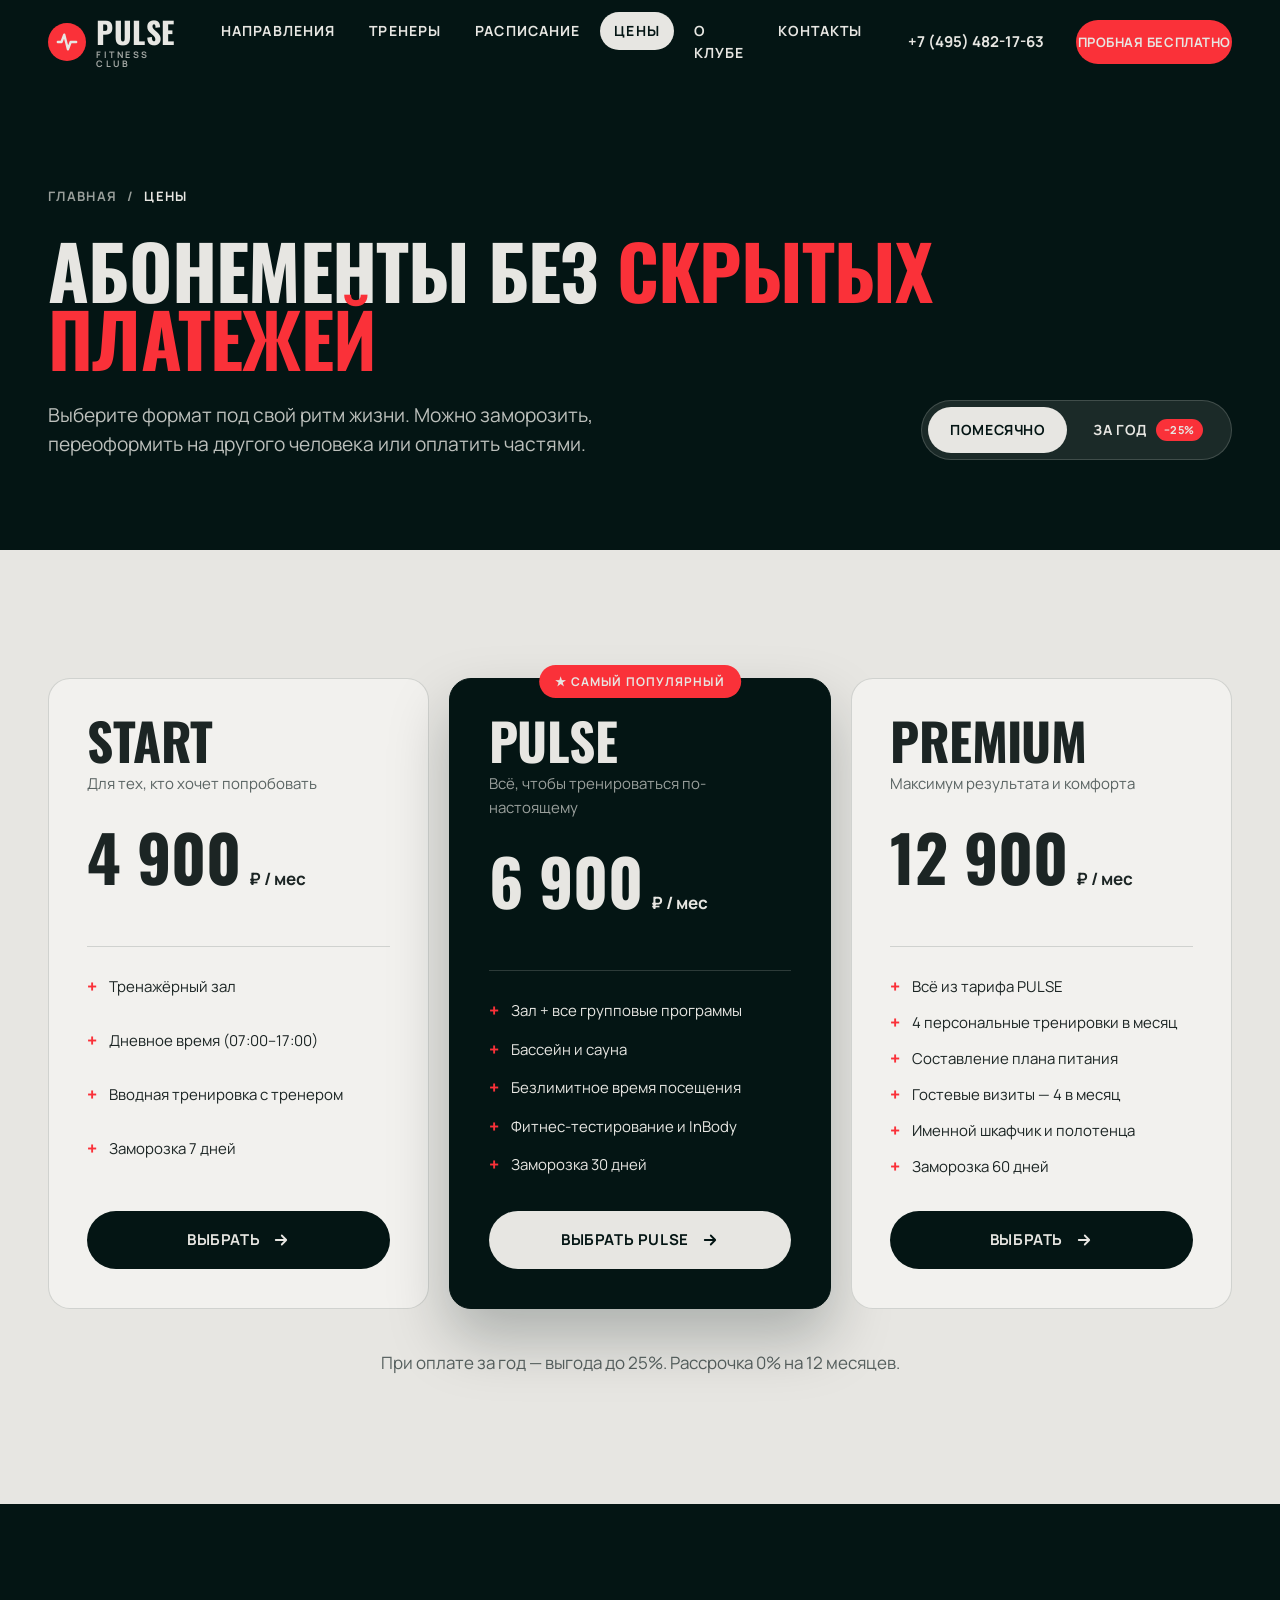
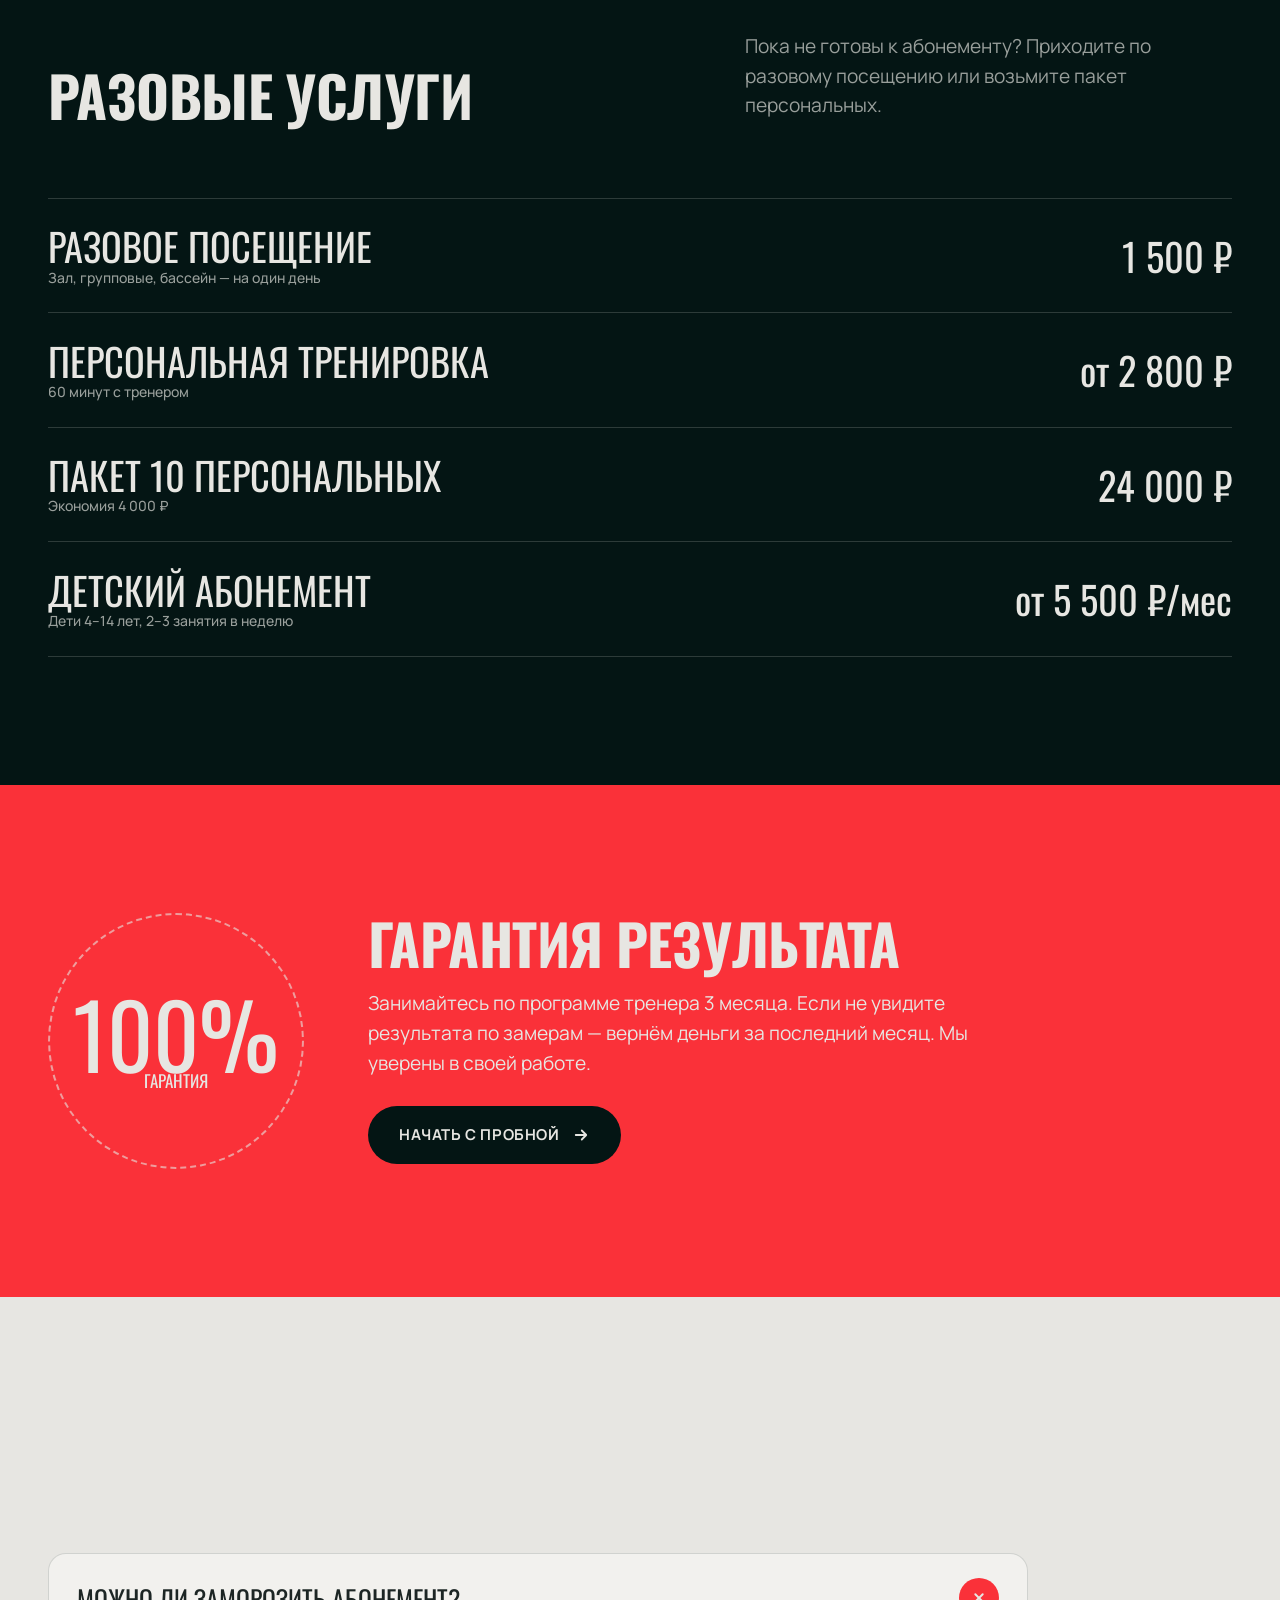
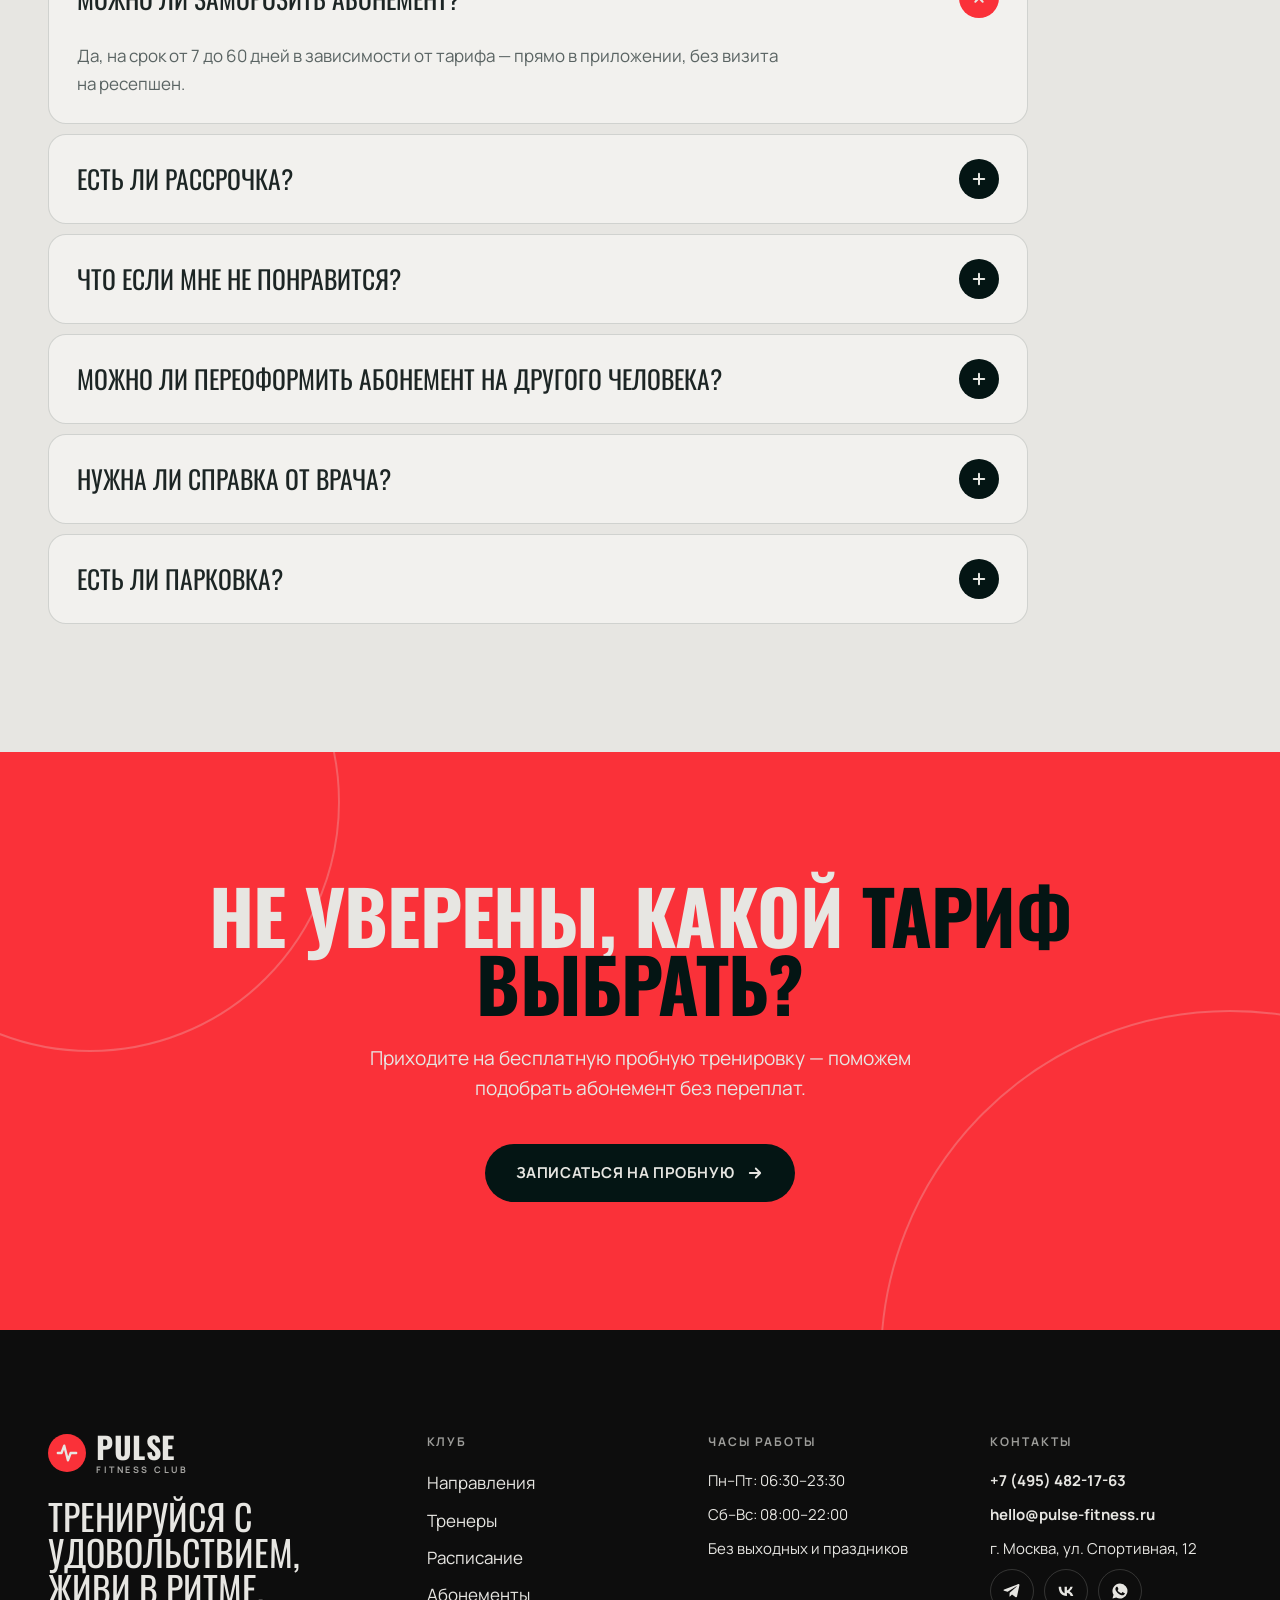
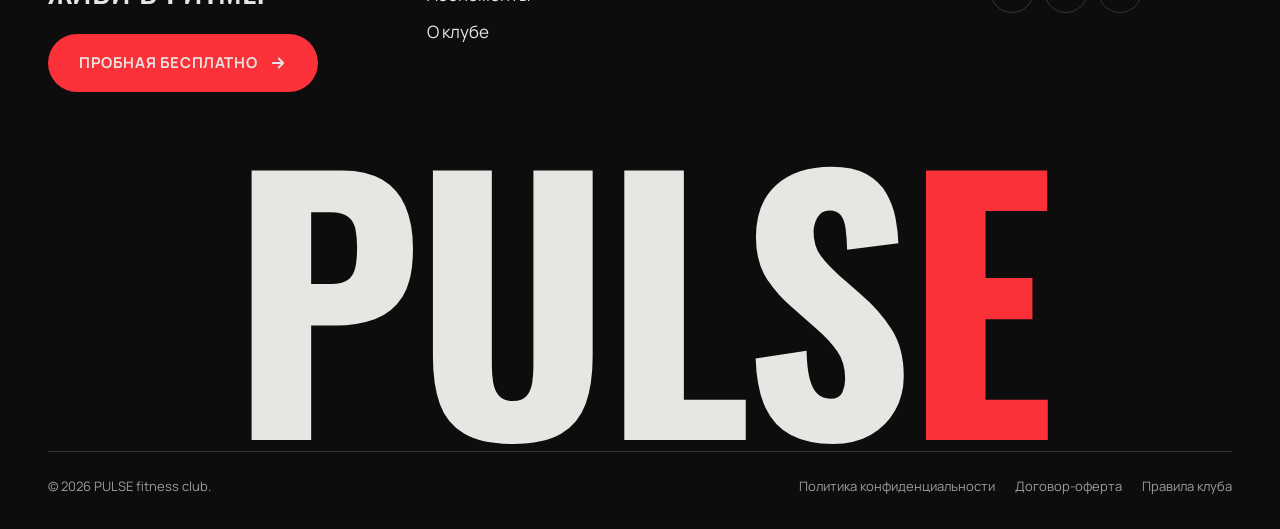
<file: pricing.html>
<!DOCTYPE html>
<html lang="ru">
<head>
  <meta charset="UTF-8">
  <meta name="viewport" content="width=device-width, initial-scale=1">
  <meta name="robots" content="noindex, nofollow">
  <title>Цены на абонементы в фитнес-клуб PULSE — от 4 900 ₽</title>
  <meta name="description" content="Абонементы без скрытых платежей, рассрочка 0%, заморозка и гарантия результата.">
  <meta name="theme-color" content="#041514">
  <meta property="og:title" content="Цены на абонементы в фитнес-клуб PULSE — от 4 900 ₽">
  <meta property="og:description" content="Абонементы без скрытых платежей, рассрочка 0%, заморозка и гарантия результата.">
  <link rel="icon" href="data:image/svg+xml,%3Csvg xmlns='http://www.w3.org/2000/svg' viewBox='0 0 32 32'%3E%3Ccircle cx='16' cy='16' r='16' fill='%23fa3139'/%3E%3Cpath d='M4 16h5l4-10 5 20 4-10h6' fill='none' stroke='%23e7e6e2' stroke-width='3' stroke-linecap='round' stroke-linejoin='round'/%3E%3C/svg%3E">
  <link rel="preconnect" href="https://fonts.googleapis.com">
  <link rel="preconnect" href="https://fonts.gstatic.com" crossorigin>
  <link href="https://fonts.googleapis.com/css2?family=Manrope:wght@400;500;600;700;800&family=Oswald:wght@500;600;700&display=swap" rel="stylesheet">
  <link rel="stylesheet" href="css/style.css">
</head>
<body data-page="pricing">
  <header class="header">
    <div class="container header__inner">
      <a href="index.html" class="logo" aria-label="PULSE — на главную">
        <span class="logo__mark"><svg viewBox="0 0 24 24" fill="none" stroke="#e7e6e2" stroke-width="2.6" stroke-linecap="round" stroke-linejoin="round" aria-hidden="true"><path d="M2 12h4l3-8 4 16 3-8h6"/></svg></span>
        <span>Pulse<small>fitness club</small></span>
      </a>
      <nav class="nav" aria-label="Основное меню">
        <ul class="nav__list">
          <li><a class="nav__link" data-nav="programs" href="programs.html">Направления</a></li>
<li><a class="nav__link" data-nav="trainers" href="trainers.html">Тренеры</a></li>
<li><a class="nav__link" data-nav="schedule" href="schedule.html">Расписание</a></li>
<li><a class="nav__link" data-nav="pricing" href="pricing.html">Цены</a></li>
<li><a class="nav__link" data-nav="about" href="about.html">О клубе</a></li>
<li><a class="nav__link" data-nav="contacts" href="contacts.html">Контакты</a></li>
        </ul>
      </nav>
      <a class="header__phone" href="tel:+74954821763">+7 (495) 482-17-63</a>
      <button class="btn btn--sm header__cta" type="button" data-modal>Пробная бесплатно</button>
      <button class="burger" type="button" aria-label="Открыть меню" aria-expanded="false" aria-controls="mobile-menu">
        <span></span><span></span><span></span>
      </button>
    </div>
  </header>

  <div class="mobile-menu" id="mobile-menu">
    <ul class="mobile-menu__list">
      <li><a data-nav="home" href="index.html">Главная<span>00</span></a></li>
      <li><a data-nav="programs" href="programs.html">Направления<span>01</span></a></li>
<li><a data-nav="trainers" href="trainers.html">Тренеры<span>02</span></a></li>
<li><a data-nav="schedule" href="schedule.html">Расписание<span>03</span></a></li>
<li><a data-nav="pricing" href="pricing.html">Цены<span>04</span></a></li>
<li><a data-nav="about" href="about.html">О клубе<span>05</span></a></li>
<li><a data-nav="contacts" href="contacts.html">Контакты<span>06</span></a></li>
    </ul>
    <div class="mobile-menu__footer">
      <a href="tel:+74954821763">+7 (495) 482-17-63</a>
      <span class="muted" style="color:var(--muted-light)">ул. Спортивная, 12 · 06:30–23:30</span>
      <button class="btn" type="button" data-modal>Пробная тренировка бесплатно <svg class="arrow" width="18" height="18" viewBox="0 0 24 24" fill="none" stroke="currentColor" stroke-width="2.4" stroke-linecap="round" stroke-linejoin="round" aria-hidden="true"><path d="M5 12h14M13 6l6 6-6 6"/></svg></button>
    </div>
  </div>

  <main>

    <section class="page-hero">
      
      <div class="container">
        <nav class="breadcrumbs" aria-label="Хлебные крошки"><a href="index.html">Главная</a><span>/</span><span aria-current="page">Цены</span></nav>
        <h1 class="h-xl page-hero__title">Абонементы без <span class='accent'>скрытых платежей</span></h1>
        <div class="page-hero__row">
          <p class="lead page-hero__text">Выберите формат под свой ритм жизни. Можно заморозить, переоформить на другого человека или оплатить частями.</p>
          <div class="billing" role="group" aria-label="Период оплаты"><button type="button" data-billing="month" class="is-active">Помесячно</button><button type="button" data-billing="year">За год <em>−25%</em></button></div>
        </div>
      </div>
    </section>

    <section class="section">
      <div class="container">
        <div class="plans">
          <article class="plan reveal" data-month="4900">
            
            <h3 class="plan__name">START</h3>
            <p class="plan__desc">Для тех, кто хочет попробовать</p>
            <div class="plan__price"><b>4 900</b><span>₽ / мес</span></div>
            <div class="plan__old"></div>
            <ul class="plan__list"><li>Тренажёрный зал</li><li>Дневное время (07:00–17:00)</li><li>Вводная тренировка с тренером</li><li>Заморозка 7 дней</li></ul>
            <button class="btn btn--dark btn--block" type="button" data-modal data-title="Абонемент START" data-extra="Тариф START">Выбрать  <svg class="arrow" width="18" height="18" viewBox="0 0 24 24" fill="none" stroke="currentColor" stroke-width="2.4" stroke-linecap="round" stroke-linejoin="round" aria-hidden="true"><path d="M5 12h14M13 6l6 6-6 6"/></svg></button>
          </article>
<article class="plan plan--hot reveal reveal-d1" data-month="6900">
            <span class="plan__badge">★ Самый популярный</span>
            <h3 class="plan__name">PULSE</h3>
            <p class="plan__desc">Всё, чтобы тренироваться по-настоящему</p>
            <div class="plan__price"><b>6 900</b><span>₽ / мес</span></div>
            <div class="plan__old"></div>
            <ul class="plan__list"><li>Зал + все групповые программы</li><li>Бассейн и сауна</li><li>Безлимитное время посещения</li><li>Фитнес-тестирование и InBody</li><li>Заморозка 30 дней</li></ul>
            <button class="btn btn--light btn--block" type="button" data-modal data-title="Абонемент PULSE" data-extra="Тариф PULSE">Выбрать PULSE <svg class="arrow" width="18" height="18" viewBox="0 0 24 24" fill="none" stroke="currentColor" stroke-width="2.4" stroke-linecap="round" stroke-linejoin="round" aria-hidden="true"><path d="M5 12h14M13 6l6 6-6 6"/></svg></button>
          </article>
<article class="plan reveal reveal-d2" data-month="12900">
            
            <h3 class="plan__name">PREMIUM</h3>
            <p class="plan__desc">Максимум результата и комфорта</p>
            <div class="plan__price"><b>12 900</b><span>₽ / мес</span></div>
            <div class="plan__old"></div>
            <ul class="plan__list"><li>Всё из тарифа PULSE</li><li>4 персональные тренировки в месяц</li><li>Составление плана питания</li><li>Гостевые визиты — 4 в месяц</li><li>Именной шкафчик и полотенца</li><li>Заморозка 60 дней</li></ul>
            <button class="btn btn--dark btn--block" type="button" data-modal data-title="Абонемент PREMIUM" data-extra="Тариф PREMIUM">Выбрать  <svg class="arrow" width="18" height="18" viewBox="0 0 24 24" fill="none" stroke="currentColor" stroke-width="2.4" stroke-linecap="round" stroke-linejoin="round" aria-hidden="true"><path d="M5 12h14M13 6l6 6-6 6"/></svg></button>
          </article>
        </div>
        <p class="plans-note">При оплате за год — выгода до 25%. Рассрочка 0% на 12 месяцев.</p>
      </div>
    </section>

    <section class="section section--ink">
      <div class="container">
        <div class="section-head">
          <h2 class="h-lg reveal">Разовые услуги</h2>
          <p class="lead muted reveal reveal-d1">Пока не готовы к абонементу? Приходите по разовому посещению или возьмите пакет персональных.</p>
        </div>
        <div class="services">
          <div class="service reveal">
            <div class="service__name">Разовое посещение<small>Зал, групповые, бассейн — на один день</small></div>
            <div class="service__price">1 500 ₽</div>
          </div>
<div class="service reveal">
            <div class="service__name">Персональная тренировка<small>60 минут с тренером</small></div>
            <div class="service__price">от 2 800 ₽</div>
          </div>
<div class="service reveal">
            <div class="service__name">Пакет 10 персональных<small>Экономия 4 000 ₽</small></div>
            <div class="service__price">24 000 ₽</div>
          </div>
<div class="service reveal">
            <div class="service__name">Детский абонемент<small>Дети 4–14 лет, 2–3 занятия в неделю</small></div>
            <div class="service__price">от 5 500 ₽/мес</div>
          </div>
        </div>
      </div>
    </section>

    <section class="section section--red">
      <div class="container guarantee">
        <div class="guarantee__seal reveal"><div><span>100%</span>гарантия</div></div>
        <div class="reveal reveal-d1">
          <h2 class="h-lg" style="margin-bottom:20px">Гарантия результата</h2>
          <p class="lead" style="max-width:640px;margin-bottom:28px">Занимайтесь по программе тренера 3 месяца. Если не увидите результата по замерам — вернём деньги за последний месяц. Мы уверены в своей работе.</p>
          <button class="btn btn--dark" type="button" data-modal>Начать с пробной <svg class="arrow" width="18" height="18" viewBox="0 0 24 24" fill="none" stroke="currentColor" stroke-width="2.4" stroke-linecap="round" stroke-linejoin="round" aria-hidden="true"><path d="M5 12h14M13 6l6 6-6 6"/></svg></button>
        </div>
      </div>
    </section>

    <section class="section">
      <div class="container">
        <div class="section-head">
          <h2 class="h-lg reveal">Частые вопросы</h2>
          <p class="lead muted reveal reveal-d1">Не нашли ответ? Позвоните <a href="tel:+74954821763" style="color:var(--red);font-weight:700">+7 (495) 482-17-63</a></p>
        </div>
        <div class="faq">
          <div class="faq__item is-open">
            <button class="faq__q" type="button" aria-expanded="true">Можно ли заморозить абонемент?<span class="faq__icon"><svg width="18" height="18" viewBox="0 0 24 24" fill="none" stroke="currentColor" stroke-width="2.6" stroke-linecap="round" aria-hidden="true"><path d="M12 5v14M5 12h14"/></svg></span></button>
            <div class="faq__a"><div><p>Да, на срок от 7 до 60 дней в зависимости от тарифа — прямо в приложении, без визита на ресепшен.</p></div></div>
          </div>
<div class="faq__item">
            <button class="faq__q" type="button" aria-expanded="false">Есть ли рассрочка?<span class="faq__icon"><svg width="18" height="18" viewBox="0 0 24 24" fill="none" stroke="currentColor" stroke-width="2.6" stroke-linecap="round" aria-hidden="true"><path d="M12 5v14M5 12h14"/></svg></span></button>
            <div class="faq__a"><div><p>Да, 0% на 6 или 12 месяцев через банк-партнёр. Без первоначального взноса.</p></div></div>
          </div>
<div class="faq__item">
            <button class="faq__q" type="button" aria-expanded="false">Что если мне не понравится?<span class="faq__icon"><svg width="18" height="18" viewBox="0 0 24 24" fill="none" stroke="currentColor" stroke-width="2.6" stroke-linecap="round" aria-hidden="true"><path d="M12 5v14M5 12h14"/></svg></span></button>
            <div class="faq__a"><div><p>В течение 14 дней после покупки можно вернуть абонемент без объяснения причин.</p></div></div>
          </div>
<div class="faq__item">
            <button class="faq__q" type="button" aria-expanded="false">Можно ли переоформить абонемент на другого человека?<span class="faq__icon"><svg width="18" height="18" viewBox="0 0 24 24" fill="none" stroke="currentColor" stroke-width="2.6" stroke-linecap="round" aria-hidden="true"><path d="M12 5v14M5 12h14"/></svg></span></button>
            <div class="faq__a"><div><p>Да, один раз бесплатно.</p></div></div>
          </div>
<div class="faq__item">
            <button class="faq__q" type="button" aria-expanded="false">Нужна ли справка от врача?<span class="faq__icon"><svg width="18" height="18" viewBox="0 0 24 24" fill="none" stroke="currentColor" stroke-width="2.6" stroke-linecap="round" aria-hidden="true"><path d="M12 5v14M5 12h14"/></svg></span></button>
            <div class="faq__a"><div><p>Для зала — нет. Для бассейна — справка от терапевта или можно пройти осмотр у врача клуба бесплатно.</p></div></div>
          </div>
<div class="faq__item">
            <button class="faq__q" type="button" aria-expanded="false">Есть ли парковка?<span class="faq__icon"><svg width="18" height="18" viewBox="0 0 24 24" fill="none" stroke="currentColor" stroke-width="2.6" stroke-linecap="round" aria-hidden="true"><path d="M12 5v14M5 12h14"/></svg></span></button>
            <div class="faq__a"><div><p>Да, бесплатная парковка на 60 мест для членов клуба.</p></div></div>
          </div>
        </div>
      </div>
    </section>

    <section class="section cta">
      <span class="cta__ring cta__ring--1"></span><span class="cta__ring cta__ring--2"></span>
      <div class="container">
        <h2 class="h-xl reveal">Не уверены, какой <span style='color:var(--ink)'>тариф выбрать?</span></h2>
        <p class="lead reveal reveal-d1">Приходите на бесплатную пробную тренировку — поможем подобрать абонемент без переплат.</p>
        <button class="btn btn--dark reveal reveal-d2" type="button" data-modal >Записаться на пробную <svg class="arrow" width="18" height="18" viewBox="0 0 24 24" fill="none" stroke="currentColor" stroke-width="2.4" stroke-linecap="round" stroke-linejoin="round" aria-hidden="true"><path d="M5 12h14M13 6l6 6-6 6"/></svg></button>
      </div>
    </section>

  </main>

  <footer class="footer">
    <div class="container">
      <div class="footer__top">
        <div>
          <a href="index.html" class="logo" aria-label="PULSE — на главную">
        <span class="logo__mark"><svg viewBox="0 0 24 24" fill="none" stroke="#e7e6e2" stroke-width="2.6" stroke-linecap="round" stroke-linejoin="round" aria-hidden="true"><path d="M2 12h4l3-8 4 16 3-8h6"/></svg></span>
        <span>Pulse<small>fitness club</small></span>
      </a>
          <p class="footer__slogan">Тренируйся с удовольствием, живи в ритме.</p>
          <button class="btn" type="button" data-modal>Пробная бесплатно <svg class="arrow" width="18" height="18" viewBox="0 0 24 24" fill="none" stroke="currentColor" stroke-width="2.4" stroke-linecap="round" stroke-linejoin="round" aria-hidden="true"><path d="M5 12h14M13 6l6 6-6 6"/></svg></button>
        </div>
        <div>
          <h4>Клуб</h4>
          <ul class="footer__links">
            <li><a href="programs.html">Направления</a></li>
            <li><a href="trainers.html">Тренеры</a></li>
            <li><a href="schedule.html">Расписание</a></li>
            <li><a href="pricing.html">Абонементы</a></li>
            <li><a href="about.html">О клубе</a></li>
          </ul>
        </div>
        <div>
          <h4>Часы работы</h4>
          <ul class="footer__contacts">
            <li>Пн–Пт: 06:30–23:30</li>
            <li>Сб–Вс: 08:00–22:00</li>
            <li>Без выходных и праздников</li>
          </ul>
        </div>
        <div>
          <h4>Контакты</h4>
          <ul class="footer__contacts">
            <li><a href="tel:+74954821763">+7 (495) 482-17-63</a></li>
            <li><a href="mailto:hello@pulse-fitness.ru">hello@pulse-fitness.ru</a></li>
            <li>г. Москва, ул. Спортивная, 12</li>
          </ul>
          <div class="socials">
            <a href="#" aria-label="Telegram"><svg width="18" height="18" viewBox="0 0 24 24" fill="currentColor" aria-hidden="true"><path d="M21.9 4.3 18.7 19.4c-.2 1-.9 1.3-1.8.8l-4.9-3.6-2.4 2.3c-.3.3-.5.5-1 .5l.3-5 9.1-8.2c.4-.4-.1-.6-.6-.2L6.2 13.1l-4.8-1.5c-1-.3-1-1 .2-1.5L20.5 2.8c.9-.3 1.6.2 1.4 1.5z"/></svg></a>
            <a href="#" aria-label="ВКонтакте"><svg width="20" height="20" viewBox="0 0 24 24" fill="currentColor" aria-hidden="true"><path d="M12.8 18c-6 0-9.5-4.1-9.6-11h3c.1 5 2.3 7.2 4.1 7.6V7h2.8v4.3c1.7-.2 3.6-2.2 4.2-4.3h2.8a8.3 8.3 0 0 1-3.8 5.4 8.7 8.7 0 0 1 4.5 5.6h-3.1a5.4 5.4 0 0 0-4.6-3.9V18h-.3z"/></svg></a>
            <a href="#" aria-label="WhatsApp"><svg width="18" height="18" viewBox="0 0 24 24" fill="currentColor" aria-hidden="true"><path d="M12 2a10 10 0 0 0-8.6 15.1L2 22l5-1.3A10 10 0 1 0 12 2zm5.8 14.2c-.2.7-1.4 1.3-2 1.4-.5.1-1.2.1-1.9-.1-.4-.1-1-.3-1.7-.6-3-1.3-5-4.4-5.1-4.6-.2-.2-1.2-1.6-1.2-3s.8-2.2 1-2.5c.3-.3.6-.4.8-.4h.6c.2 0 .4 0 .6.5l.9 2.1c.1.2.1.4 0 .6l-.3.5-.4.5c-.2.2-.3.3-.1.6.2.3.8 1.4 1.8 2.2 1.2 1.1 2.2 1.4 2.5 1.6.3.1.5.1.7-.1l1-1.2c.2-.3.4-.3.7-.2l2 1c.3.1.5.2.6.3.1.2.1.8-.1 1.5z"/></svg></a>
          </div>
        </div>
      </div>
      <div class="footer__word" aria-hidden="true">Puls<span>e</span></div>
      <div class="footer__bottom">
        <span>© <span data-year>2026</span> PULSE fitness club.</span>
        <nav aria-label="Документы">
          <a href="#">Политика конфиденциальности</a>
          <a href="#">Договор-оферта</a>
          <a href="#">Правила клуба</a>
        </nav>
      </div>
    </div>
  </footer>

  <button class="to-top" type="button" aria-label="Наверх"><svg width="20" height="20" viewBox="0 0 24 24" fill="none" stroke="currentColor" stroke-width="2.6" stroke-linecap="round" stroke-linejoin="round" aria-hidden="true"><path d="M12 19V5M6 11l6-6 6 6"/></svg></button>
  <div class="toast" role="status" aria-live="polite"></div>

  <div class="modal" id="modal" aria-hidden="true" role="dialog" aria-modal="true" aria-labelledby="modal-title">
    <div class="modal__overlay" data-modal-close></div>
    <div class="modal__dialog" data-form-wrap>
      <button class="modal__close" type="button" aria-label="Закрыть" data-modal-close><svg width="18" height="18" viewBox="0 0 24 24" fill="none" stroke="currentColor" stroke-width="2.6" stroke-linecap="round" aria-hidden="true"><path d="M6 6l12 12M18 6L6 18"/></svg></button>
      <div class="modal__head">
        <h2 id="modal-title">Первая тренировка — за наш счёт</h2>
        <p class="modal__sub">Оставьте номер — администратор перезвонит за 15 минут, подберёт удобное время и направление.</p>
      </div>
      <form class="form" data-form novalidate>
        <input type="hidden" name="extra">
        <div class="field">
          <label for="m-name">Имя</label>
          <input id="m-name" name="name" type="text" placeholder="Как к вам обращаться" autocomplete="given-name" required>
          <span class="field__error">Введите имя</span>
        </div>
        <div class="field">
          <label for="m-phone">Телефон</label>
          <input id="m-phone" name="phone" type="tel" placeholder="+7 (___) ___-__-__" autocomplete="tel" inputmode="tel" required>
          <span class="field__error">Введите номер полностью</span>
        </div>
        <div class="field">
          <label for="m-dir">Направление</label>
          <select id="m-dir" name="direction">
            <option value="">Не знаю — помогите выбрать</option>
            <option>Тренажёрный зал</option><option>Функциональный тренинг</option><option>Йога</option><option>Пилатес</option><option>Бассейн</option><option>Бокс и кикбоксинг</option><option>Сайкл</option><option>Детский фитнес</option><option>Персональная тренировка</option>
          </select>
        </div>
        <label class="checkbox"><input type="checkbox" name="agree" checked required> Согласен(на) на обработку персональных данных</label>
        <button class="btn btn--block" type="submit">Записаться бесплатно <svg class="arrow" width="18" height="18" viewBox="0 0 24 24" fill="none" stroke="currentColor" stroke-width="2.4" stroke-linecap="round" stroke-linejoin="round" aria-hidden="true"><path d="M5 12h14M13 6l6 6-6 6"/></svg></button>
        <p class="form__note">Без навязчивых продаж. Просто приходите и попробуйте.</p>
      </form>
      <div class="form-success">
        <div class="form-success__icon"><svg width="36" height="36" viewBox="0 0 24 24" fill="none" stroke="currentColor" stroke-width="3" stroke-linecap="round" stroke-linejoin="round" aria-hidden="true"><path d="M5 12l5 5L20 7"/></svg></div>
        <h3>Готово! Уже набираем ваш номер</h3>
        <p class="muted">Возьмите с собой форму, воду и хорошее настроение — полотенце выдадим.</p>
        <p class="muted">Это демонстрационный сайт — заявка никуда не отправлена.</p>
        <button class="btn btn--dark" type="button" data-modal-close style="margin-top:24px">Отлично</button>
      </div>
    </div>
  </div>

  <script src="js/main.js"></script>
</body>
</html>
</file>
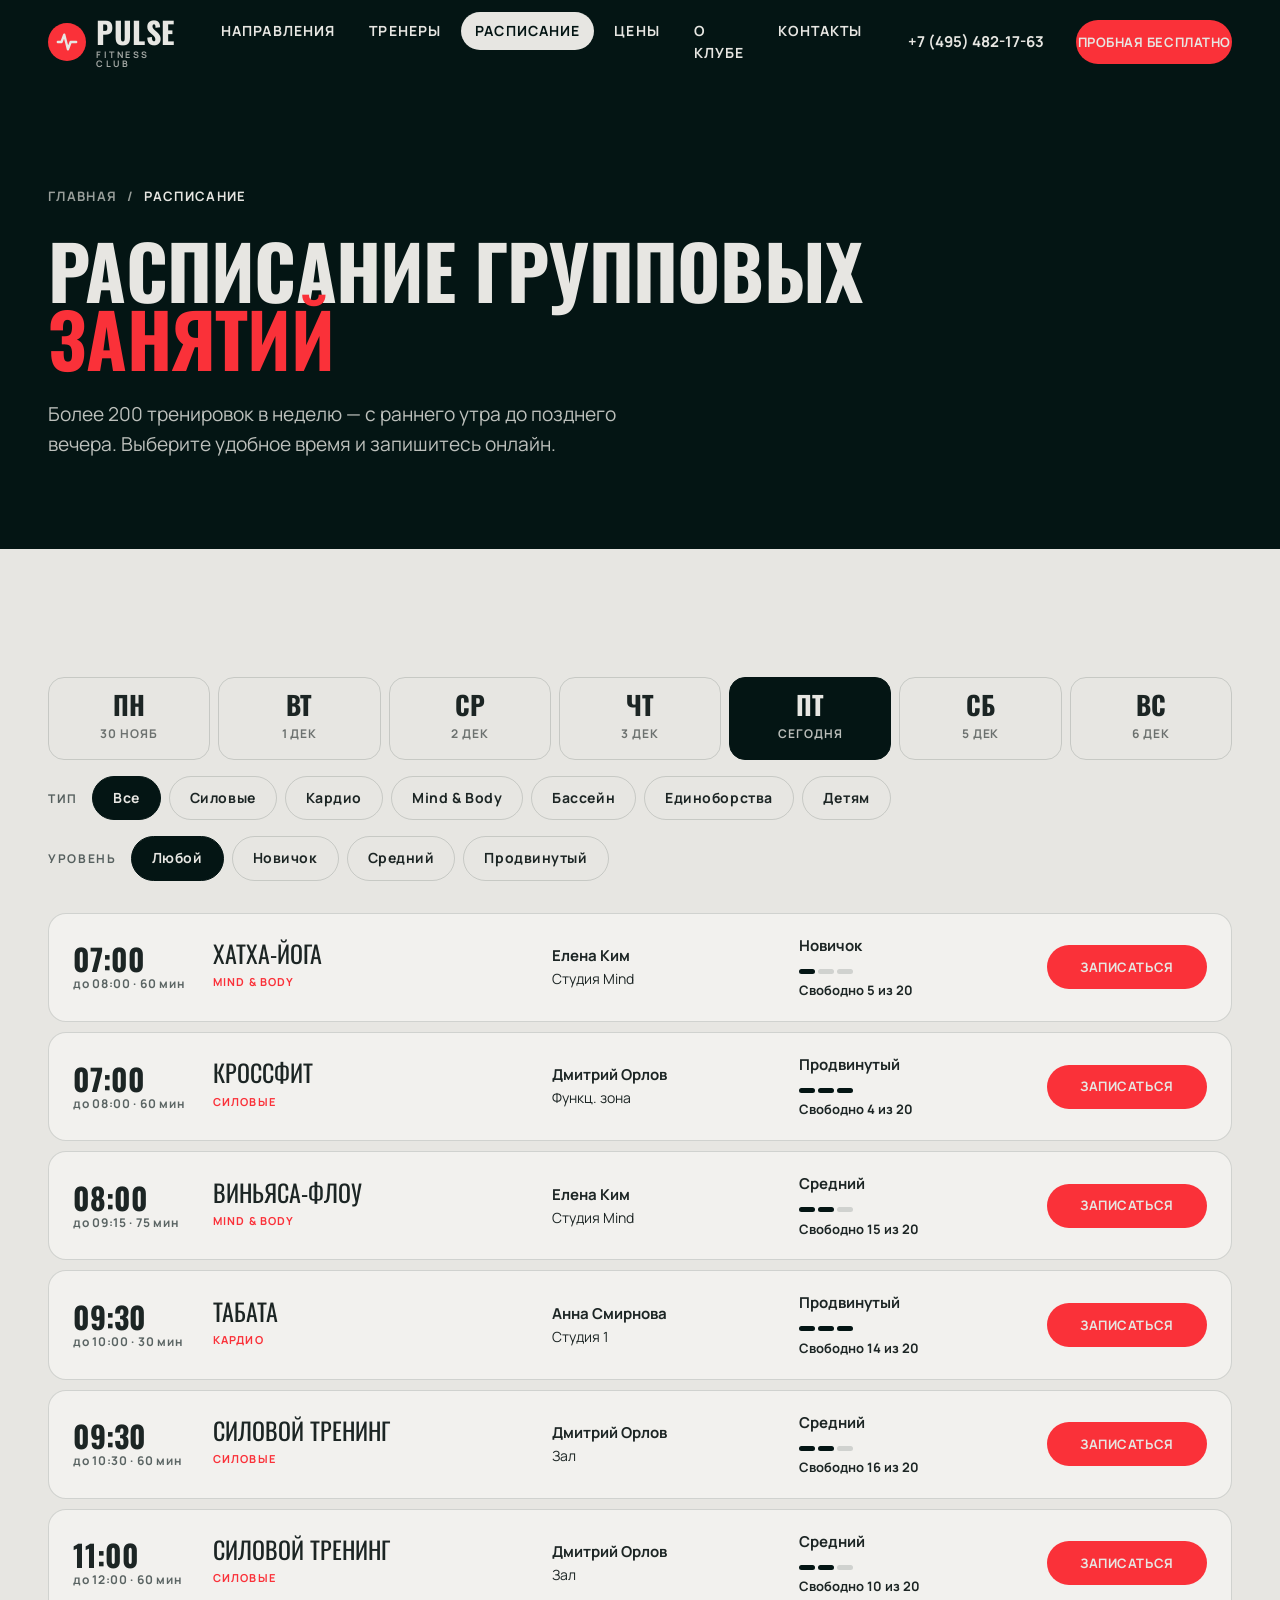
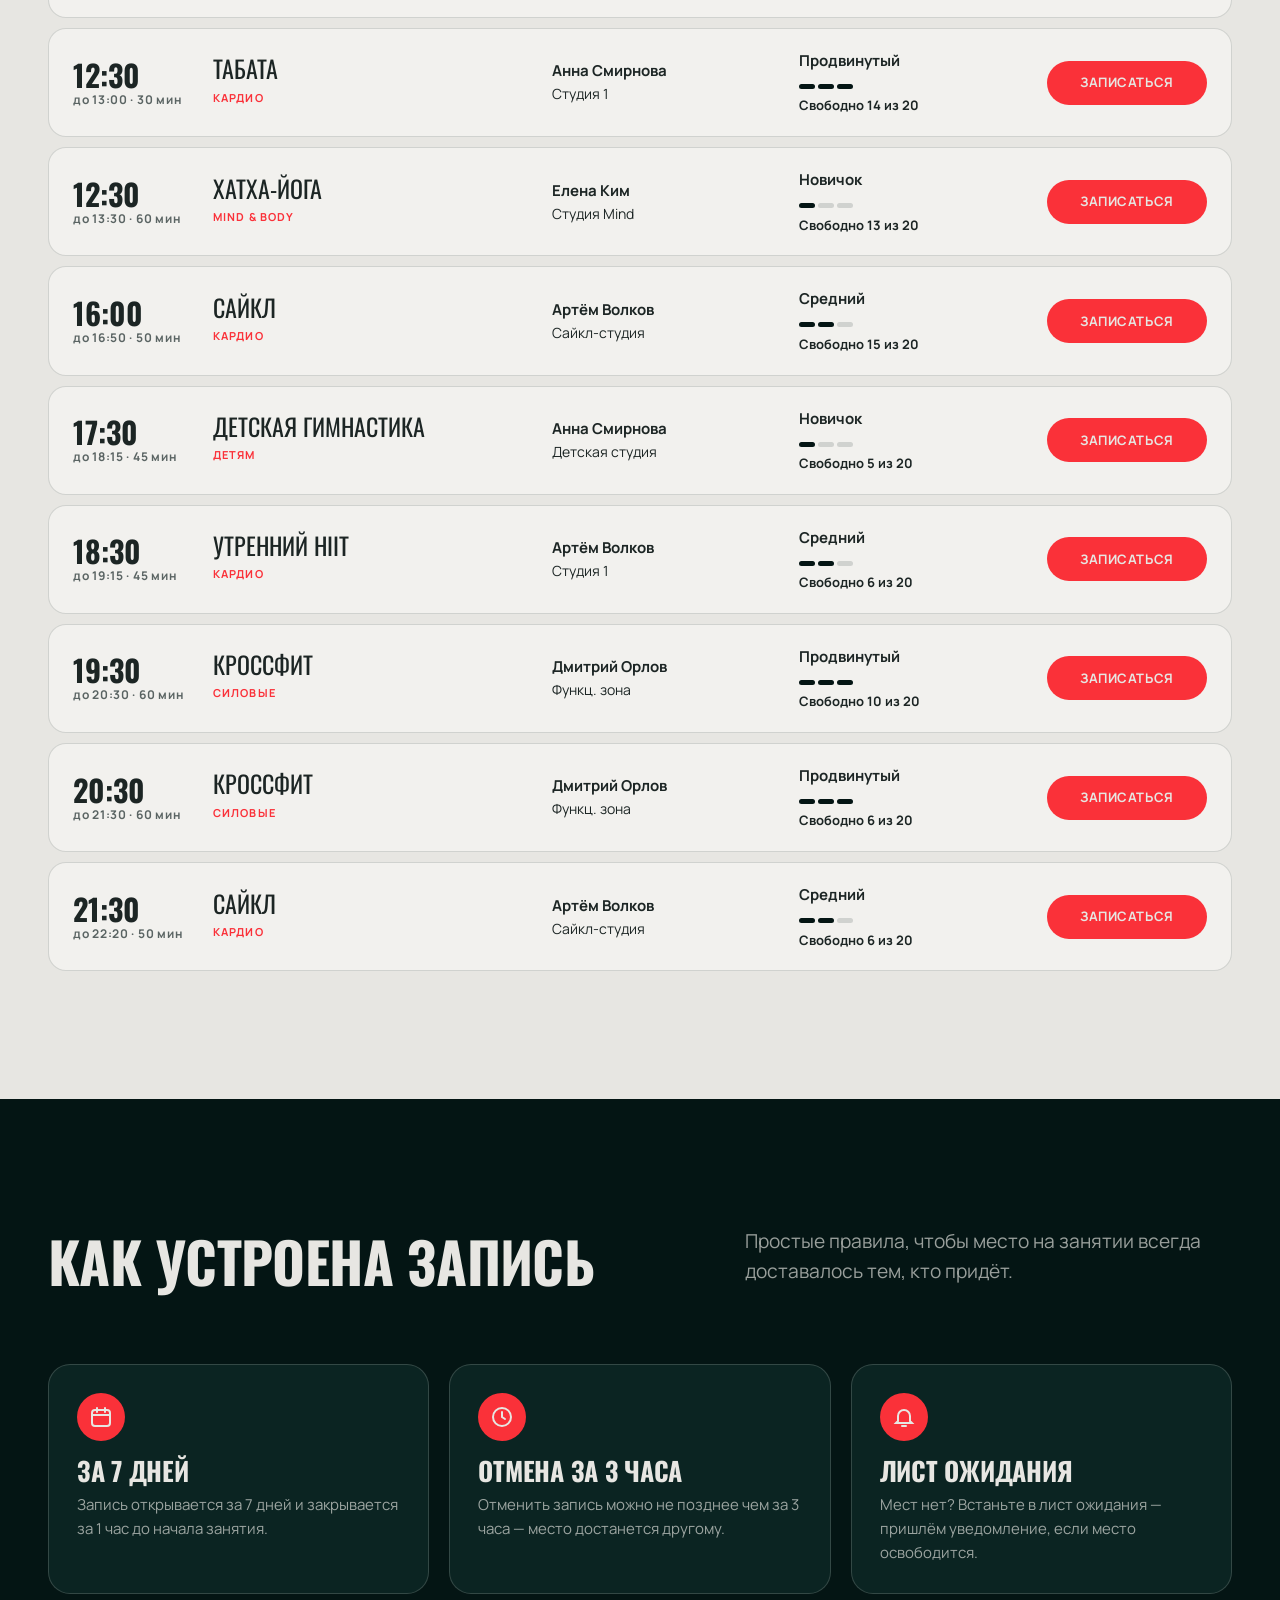
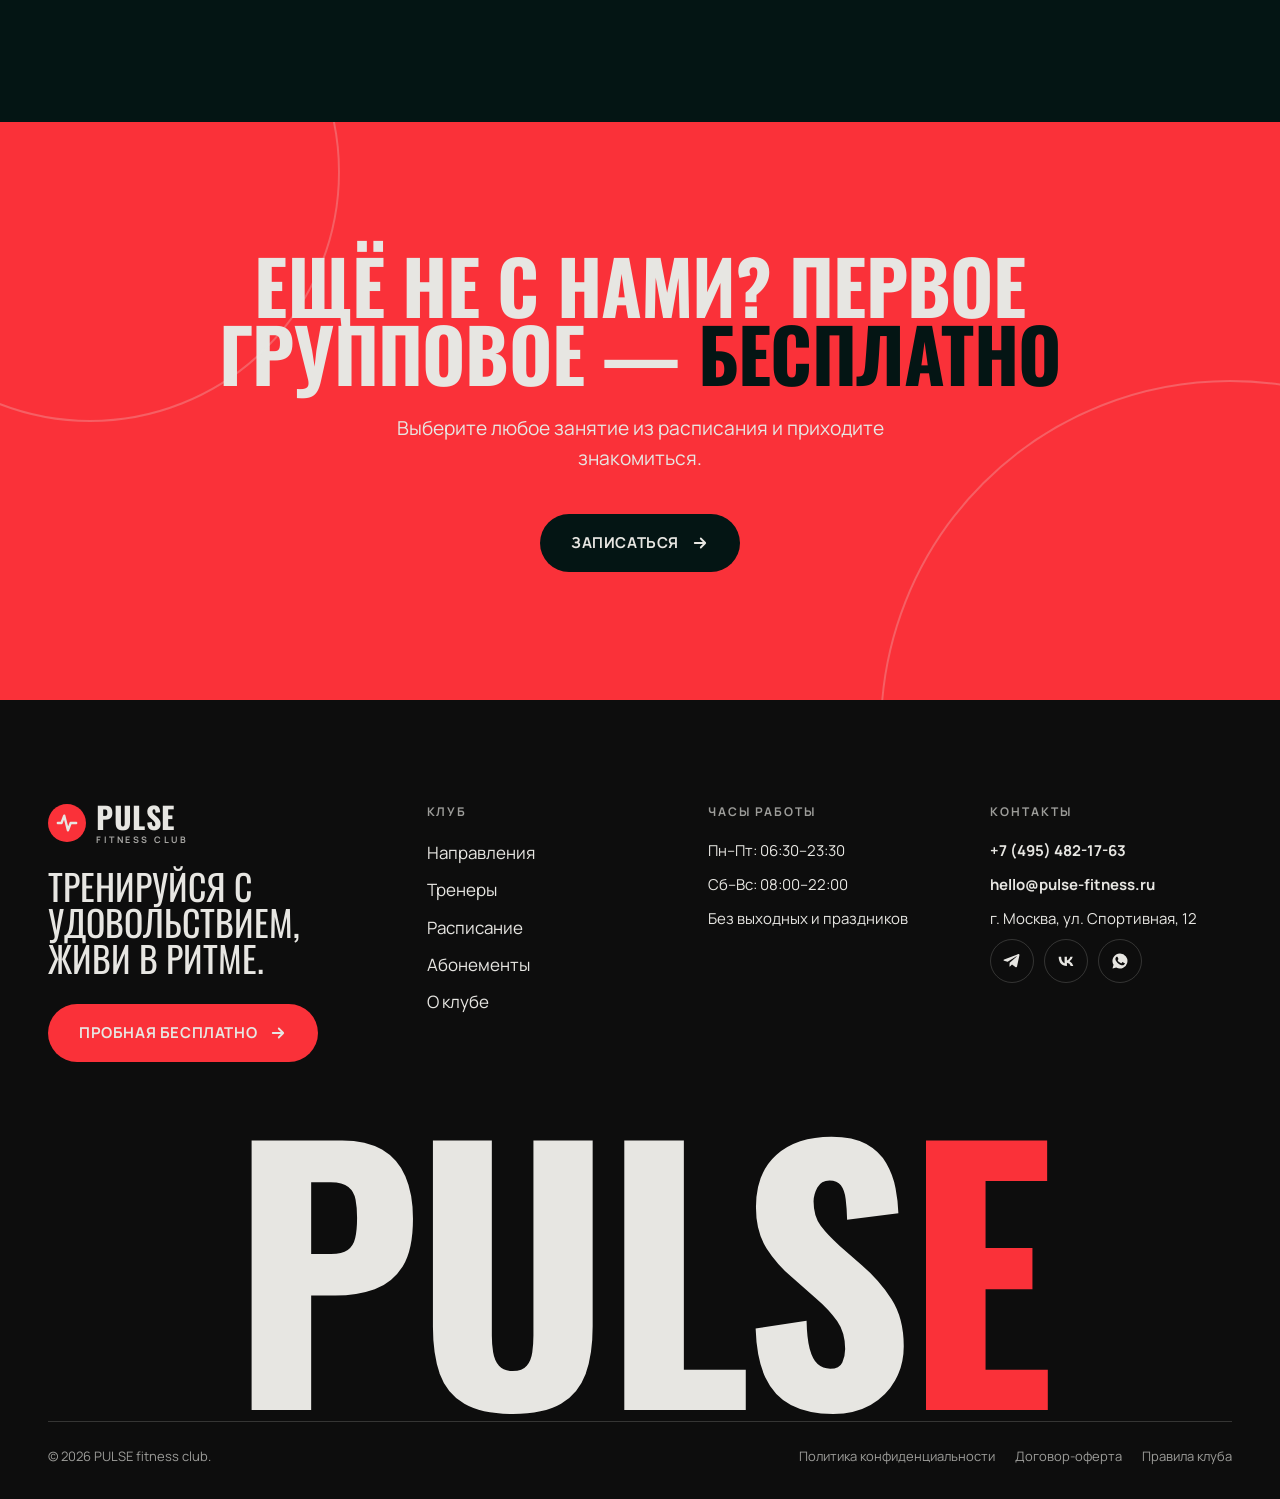
<file: schedule.html>
<!DOCTYPE html>
<html lang="ru">
<head>
  <meta charset="UTF-8">
  <meta name="viewport" content="width=device-width, initial-scale=1">
  <meta name="robots" content="noindex, nofollow">
  <title>Расписание групповых занятий — фитнес-клуб PULSE</title>
  <meta name="description" content="200+ тренировок в неделю с 06:30 до 23:30. Онлайн-запись в два клика.">
  <meta name="theme-color" content="#041514">
  <meta property="og:title" content="Расписание групповых занятий — фитнес-клуб PULSE">
  <meta property="og:description" content="200+ тренировок в неделю с 06:30 до 23:30. Онлайн-запись в два клика.">
  <link rel="icon" href="data:image/svg+xml,%3Csvg xmlns='http://www.w3.org/2000/svg' viewBox='0 0 32 32'%3E%3Ccircle cx='16' cy='16' r='16' fill='%23fa3139'/%3E%3Cpath d='M4 16h5l4-10 5 20 4-10h6' fill='none' stroke='%23e7e6e2' stroke-width='3' stroke-linecap='round' stroke-linejoin='round'/%3E%3C/svg%3E">
  <link rel="preconnect" href="https://fonts.googleapis.com">
  <link rel="preconnect" href="https://fonts.gstatic.com" crossorigin>
  <link href="https://fonts.googleapis.com/css2?family=Manrope:wght@400;500;600;700;800&family=Oswald:wght@500;600;700&display=swap" rel="stylesheet">
  <link rel="stylesheet" href="css/style.css">
</head>
<body data-page="schedule">
  <header class="header">
    <div class="container header__inner">
      <a href="index.html" class="logo" aria-label="PULSE — на главную">
        <span class="logo__mark"><svg viewBox="0 0 24 24" fill="none" stroke="#e7e6e2" stroke-width="2.6" stroke-linecap="round" stroke-linejoin="round" aria-hidden="true"><path d="M2 12h4l3-8 4 16 3-8h6"/></svg></span>
        <span>Pulse<small>fitness club</small></span>
      </a>
      <nav class="nav" aria-label="Основное меню">
        <ul class="nav__list">
          <li><a class="nav__link" data-nav="programs" href="programs.html">Направления</a></li>
<li><a class="nav__link" data-nav="trainers" href="trainers.html">Тренеры</a></li>
<li><a class="nav__link" data-nav="schedule" href="schedule.html">Расписание</a></li>
<li><a class="nav__link" data-nav="pricing" href="pricing.html">Цены</a></li>
<li><a class="nav__link" data-nav="about" href="about.html">О клубе</a></li>
<li><a class="nav__link" data-nav="contacts" href="contacts.html">Контакты</a></li>
        </ul>
      </nav>
      <a class="header__phone" href="tel:+74954821763">+7 (495) 482-17-63</a>
      <button class="btn btn--sm header__cta" type="button" data-modal>Пробная бесплатно</button>
      <button class="burger" type="button" aria-label="Открыть меню" aria-expanded="false" aria-controls="mobile-menu">
        <span></span><span></span><span></span>
      </button>
    </div>
  </header>

  <div class="mobile-menu" id="mobile-menu">
    <ul class="mobile-menu__list">
      <li><a data-nav="home" href="index.html">Главная<span>00</span></a></li>
      <li><a data-nav="programs" href="programs.html">Направления<span>01</span></a></li>
<li><a data-nav="trainers" href="trainers.html">Тренеры<span>02</span></a></li>
<li><a data-nav="schedule" href="schedule.html">Расписание<span>03</span></a></li>
<li><a data-nav="pricing" href="pricing.html">Цены<span>04</span></a></li>
<li><a data-nav="about" href="about.html">О клубе<span>05</span></a></li>
<li><a data-nav="contacts" href="contacts.html">Контакты<span>06</span></a></li>
    </ul>
    <div class="mobile-menu__footer">
      <a href="tel:+74954821763">+7 (495) 482-17-63</a>
      <span class="muted" style="color:var(--muted-light)">ул. Спортивная, 12 · 06:30–23:30</span>
      <button class="btn" type="button" data-modal>Пробная тренировка бесплатно <svg class="arrow" width="18" height="18" viewBox="0 0 24 24" fill="none" stroke="currentColor" stroke-width="2.4" stroke-linecap="round" stroke-linejoin="round" aria-hidden="true"><path d="M5 12h14M13 6l6 6-6 6"/></svg></button>
    </div>
  </div>

  <main>

    <section class="page-hero">
      
      <div class="container">
        <nav class="breadcrumbs" aria-label="Хлебные крошки"><a href="index.html">Главная</a><span>/</span><span aria-current="page">Расписание</span></nav>
        <h1 class="h-xl page-hero__title">Расписание групповых <span class='accent'>занятий</span></h1>
        <div class="page-hero__row">
          <p class="lead page-hero__text">Более 200 тренировок в неделю — с раннего утра до позднего вечера. Выберите удобное время и запишитесь онлайн.</p>
          
        </div>
      </div>
    </section>

    <section class="section" id="schedule">
      <div class="container">
        <div class="schedule-toolbar">
          <div class="days" role="tablist" aria-label="День недели"></div>
          <div class="filter-row" data-sched-filter="cat">
            <span class="filter-row__label">Тип</span>
            <button class="chip is-active" type="button" data-value="all">Все</button>
            <button class="chip" type="button" data-value="power">Силовые</button>
            <button class="chip" type="button" data-value="cardio">Кардио</button>
            <button class="chip" type="button" data-value="mind">Mind & Body</button>
            <button class="chip" type="button" data-value="pool">Бассейн</button>
            <button class="chip" type="button" data-value="fight">Единоборства</button>
            <button class="chip" type="button" data-value="kids">Детям</button>
          </div>
          <div class="filter-row" data-sched-filter="lvl">
            <span class="filter-row__label">Уровень</span>
            <button class="chip is-active" type="button" data-value="all">Любой</button>
            <button class="chip" type="button" data-value="1">Новичок</button>
            <button class="chip" type="button" data-value="2">Средний</button>
            <button class="chip" type="button" data-value="3">Продвинутый</button>
          </div>
        </div>
        <div class="classes" aria-live="polite"></div>
      </div>
    </section>

    <section class="section section--ink">
      <div class="container">
        <div class="section-head">
          <h2 class="h-lg reveal">Как устроена запись</h2>
          <p class="lead muted reveal reveal-d1">Простые правила, чтобы место на занятии всегда доставалось тем, кто придёт.</p>
        </div>
        <div class="tips">
          <div class="tip reveal"><div class="tip__icon"><svg width="24" height="24" viewBox="0 0 24 24" fill="none" stroke="currentColor" stroke-width="2" stroke-linecap="round" aria-hidden="true"><rect x="3" y="5" width="18" height="16" rx="3"/><path d="M3 10h18M8 3v4M16 3v4"/></svg></div><h3>За 7 дней</h3><p>Запись открывается за 7 дней и закрывается за 1 час до начала занятия.</p></div>
          <div class="tip reveal reveal-d1"><div class="tip__icon"><svg width="24" height="24" viewBox="0 0 24 24" fill="none" stroke="currentColor" stroke-width="2" stroke-linecap="round" aria-hidden="true"><circle cx="12" cy="12" r="9"/><path d="M12 7v5l3 2"/></svg></div><h3>Отмена за 3 часа</h3><p>Отменить запись можно не позднее чем за 3 часа — место достанется другому.</p></div>
          <div class="tip reveal reveal-d2"><div class="tip__icon"><svg width="24" height="24" viewBox="0 0 24 24" fill="none" stroke="currentColor" stroke-width="2" stroke-linecap="round" aria-hidden="true"><path d="M6 16V11a6 6 0 1 1 12 0v5l2 2H4zM10 21h4"/></svg></div><h3>Лист ожидания</h3><p>Мест нет? Встаньте в лист ожидания — пришлём уведомление, если место освободится.</p></div>
        </div>
      </div>
    </section>

    <section class="section cta">
      <span class="cta__ring cta__ring--1"></span><span class="cta__ring cta__ring--2"></span>
      <div class="container">
        <h2 class="h-xl reveal">Ещё не с нами? Первое групповое — <span style='color:var(--ink)'>бесплатно</span></h2>
        <p class="lead reveal reveal-d1">Выберите любое занятие из расписания и приходите знакомиться.</p>
        <button class="btn btn--dark reveal reveal-d2" type="button" data-modal >Записаться <svg class="arrow" width="18" height="18" viewBox="0 0 24 24" fill="none" stroke="currentColor" stroke-width="2.4" stroke-linecap="round" stroke-linejoin="round" aria-hidden="true"><path d="M5 12h14M13 6l6 6-6 6"/></svg></button>
      </div>
    </section>

  </main>

  <footer class="footer">
    <div class="container">
      <div class="footer__top">
        <div>
          <a href="index.html" class="logo" aria-label="PULSE — на главную">
        <span class="logo__mark"><svg viewBox="0 0 24 24" fill="none" stroke="#e7e6e2" stroke-width="2.6" stroke-linecap="round" stroke-linejoin="round" aria-hidden="true"><path d="M2 12h4l3-8 4 16 3-8h6"/></svg></span>
        <span>Pulse<small>fitness club</small></span>
      </a>
          <p class="footer__slogan">Тренируйся с удовольствием, живи в ритме.</p>
          <button class="btn" type="button" data-modal>Пробная бесплатно <svg class="arrow" width="18" height="18" viewBox="0 0 24 24" fill="none" stroke="currentColor" stroke-width="2.4" stroke-linecap="round" stroke-linejoin="round" aria-hidden="true"><path d="M5 12h14M13 6l6 6-6 6"/></svg></button>
        </div>
        <div>
          <h4>Клуб</h4>
          <ul class="footer__links">
            <li><a href="programs.html">Направления</a></li>
            <li><a href="trainers.html">Тренеры</a></li>
            <li><a href="schedule.html">Расписание</a></li>
            <li><a href="pricing.html">Абонементы</a></li>
            <li><a href="about.html">О клубе</a></li>
          </ul>
        </div>
        <div>
          <h4>Часы работы</h4>
          <ul class="footer__contacts">
            <li>Пн–Пт: 06:30–23:30</li>
            <li>Сб–Вс: 08:00–22:00</li>
            <li>Без выходных и праздников</li>
          </ul>
        </div>
        <div>
          <h4>Контакты</h4>
          <ul class="footer__contacts">
            <li><a href="tel:+74954821763">+7 (495) 482-17-63</a></li>
            <li><a href="mailto:hello@pulse-fitness.ru">hello@pulse-fitness.ru</a></li>
            <li>г. Москва, ул. Спортивная, 12</li>
          </ul>
          <div class="socials">
            <a href="#" aria-label="Telegram"><svg width="18" height="18" viewBox="0 0 24 24" fill="currentColor" aria-hidden="true"><path d="M21.9 4.3 18.7 19.4c-.2 1-.9 1.3-1.8.8l-4.9-3.6-2.4 2.3c-.3.3-.5.5-1 .5l.3-5 9.1-8.2c.4-.4-.1-.6-.6-.2L6.2 13.1l-4.8-1.5c-1-.3-1-1 .2-1.5L20.5 2.8c.9-.3 1.6.2 1.4 1.5z"/></svg></a>
            <a href="#" aria-label="ВКонтакте"><svg width="20" height="20" viewBox="0 0 24 24" fill="currentColor" aria-hidden="true"><path d="M12.8 18c-6 0-9.5-4.1-9.6-11h3c.1 5 2.3 7.2 4.1 7.6V7h2.8v4.3c1.7-.2 3.6-2.2 4.2-4.3h2.8a8.3 8.3 0 0 1-3.8 5.4 8.7 8.7 0 0 1 4.5 5.6h-3.1a5.4 5.4 0 0 0-4.6-3.9V18h-.3z"/></svg></a>
            <a href="#" aria-label="WhatsApp"><svg width="18" height="18" viewBox="0 0 24 24" fill="currentColor" aria-hidden="true"><path d="M12 2a10 10 0 0 0-8.6 15.1L2 22l5-1.3A10 10 0 1 0 12 2zm5.8 14.2c-.2.7-1.4 1.3-2 1.4-.5.1-1.2.1-1.9-.1-.4-.1-1-.3-1.7-.6-3-1.3-5-4.4-5.1-4.6-.2-.2-1.2-1.6-1.2-3s.8-2.2 1-2.5c.3-.3.6-.4.8-.4h.6c.2 0 .4 0 .6.5l.9 2.1c.1.2.1.4 0 .6l-.3.5-.4.5c-.2.2-.3.3-.1.6.2.3.8 1.4 1.8 2.2 1.2 1.1 2.2 1.4 2.5 1.6.3.1.5.1.7-.1l1-1.2c.2-.3.4-.3.7-.2l2 1c.3.1.5.2.6.3.1.2.1.8-.1 1.5z"/></svg></a>
          </div>
        </div>
      </div>
      <div class="footer__word" aria-hidden="true">Puls<span>e</span></div>
      <div class="footer__bottom">
        <span>© <span data-year>2026</span> PULSE fitness club.</span>
        <nav aria-label="Документы">
          <a href="#">Политика конфиденциальности</a>
          <a href="#">Договор-оферта</a>
          <a href="#">Правила клуба</a>
        </nav>
      </div>
    </div>
  </footer>

  <button class="to-top" type="button" aria-label="Наверх"><svg width="20" height="20" viewBox="0 0 24 24" fill="none" stroke="currentColor" stroke-width="2.6" stroke-linecap="round" stroke-linejoin="round" aria-hidden="true"><path d="M12 19V5M6 11l6-6 6 6"/></svg></button>
  <div class="toast" role="status" aria-live="polite"></div>

  <div class="modal" id="modal" aria-hidden="true" role="dialog" aria-modal="true" aria-labelledby="modal-title">
    <div class="modal__overlay" data-modal-close></div>
    <div class="modal__dialog" data-form-wrap>
      <button class="modal__close" type="button" aria-label="Закрыть" data-modal-close><svg width="18" height="18" viewBox="0 0 24 24" fill="none" stroke="currentColor" stroke-width="2.6" stroke-linecap="round" aria-hidden="true"><path d="M6 6l12 12M18 6L6 18"/></svg></button>
      <div class="modal__head">
        <h2 id="modal-title">Первая тренировка — за наш счёт</h2>
        <p class="modal__sub">Оставьте номер — администратор перезвонит за 15 минут, подберёт удобное время и направление.</p>
      </div>
      <form class="form" data-form novalidate>
        <input type="hidden" name="extra">
        <div class="field">
          <label for="m-name">Имя</label>
          <input id="m-name" name="name" type="text" placeholder="Как к вам обращаться" autocomplete="given-name" required>
          <span class="field__error">Введите имя</span>
        </div>
        <div class="field">
          <label for="m-phone">Телефон</label>
          <input id="m-phone" name="phone" type="tel" placeholder="+7 (___) ___-__-__" autocomplete="tel" inputmode="tel" required>
          <span class="field__error">Введите номер полностью</span>
        </div>
        <div class="field">
          <label for="m-dir">Направление</label>
          <select id="m-dir" name="direction">
            <option value="">Не знаю — помогите выбрать</option>
            <option>Тренажёрный зал</option><option>Функциональный тренинг</option><option>Йога</option><option>Пилатес</option><option>Бассейн</option><option>Бокс и кикбоксинг</option><option>Сайкл</option><option>Детский фитнес</option><option>Персональная тренировка</option>
          </select>
        </div>
        <label class="checkbox"><input type="checkbox" name="agree" checked required> Согласен(на) на обработку персональных данных</label>
        <button class="btn btn--block" type="submit">Записаться бесплатно <svg class="arrow" width="18" height="18" viewBox="0 0 24 24" fill="none" stroke="currentColor" stroke-width="2.4" stroke-linecap="round" stroke-linejoin="round" aria-hidden="true"><path d="M5 12h14M13 6l6 6-6 6"/></svg></button>
        <p class="form__note">Без навязчивых продаж. Просто приходите и попробуйте.</p>
      </form>
      <div class="form-success">
        <div class="form-success__icon"><svg width="36" height="36" viewBox="0 0 24 24" fill="none" stroke="currentColor" stroke-width="3" stroke-linecap="round" stroke-linejoin="round" aria-hidden="true"><path d="M5 12l5 5L20 7"/></svg></div>
        <h3>Готово! Уже набираем ваш номер</h3>
        <p class="muted">Возьмите с собой форму, воду и хорошее настроение — полотенце выдадим.</p>
        <p class="muted">Это демонстрационный сайт — заявка никуда не отправлена.</p>
        <button class="btn btn--dark" type="button" data-modal-close style="margin-top:24px">Отлично</button>
      </div>
    </div>
  </div>

  <script src="js/main.js"></script>
</body>
</html>
</file>
<file: css/style.css>
/* =========================================================
   PULSE fitness club — стили
   Вдохновлено thegrind.nl: bone / ink / red, condensed caps
   ========================================================= */

:root {
  --bone: #e7e6e2;
  --bone-2: #dcdad4;
  --ink: #041514;
  --ink-2: #0b2422;
  --red: #fa3139;
  --red-dark: #d8483d;
  --black: #0d0d0d;
  --text: #1c2524;
  --muted: rgba(4, 21, 20, .64);
  --muted-light: rgba(231, 230, 226, .66);
  --line: rgba(4, 21, 20, .14);
  --line-light: rgba(231, 230, 226, .18);

  --font-display: "Oswald", Impact, "Arial Narrow", sans-serif;
  --font-body: "Manrope", Arial, Helvetica, sans-serif;

  --container: 1320px;
  --gutter: clamp(16px, 4vw, 48px);
  --section: clamp(72px, 10vw, 140px);
  --radius: 22px;
  --radius-pill: 999px;
  --header-h: 84px;
  --ease: cubic-bezier(.2, .8, .2, 1);
}

/* ---------- reset ---------- */
*, *::before, *::after { box-sizing: border-box; }
html { scroll-behavior: smooth; -webkit-text-size-adjust: 100%; }
body {
  margin: 0;
  font-family: var(--font-body);
  font-size: 17px;
  line-height: 1.6;
  color: var(--text);
  background: var(--bone);
  -webkit-font-smoothing: antialiased;
  overflow-x: hidden;
}
img { max-width: 100%; display: block; }
a { color: inherit; text-decoration: none; }
button, input, select, textarea { font: inherit; color: inherit; }
button { cursor: pointer; background: none; border: 0; padding: 0; }
ul { margin: 0; padding: 0; list-style: none; }
h1, h2, h3, h4, p { margin: 0; }
:focus-visible { outline: 3px solid var(--red); outline-offset: 3px; }
body.is-locked { overflow: hidden; }
[hidden] { display: none !important; }

/* ---------- typography ---------- */
.display, h1, h2, h3 {
  font-family: var(--font-display);
  font-weight: 700;
  text-transform: uppercase;
  line-height: .92;
  letter-spacing: -.01em;
}
.h-xxl { font-size: clamp(52px, 7.4vw, 128px); }
.h-xl  { font-size: clamp(40px, 5.8vw, 96px); }
.h-lg  { font-size: clamp(34px, 4.4vw, 68px); }
.h-md  { font-size: clamp(26px, 3vw, 40px); line-height: 1; }
.h-sm  { font-size: clamp(22px, 2vw, 28px); line-height: 1.05; }
.lead  { font-size: clamp(17px, 1.5vw, 21px); line-height: 1.55; }
.accent { color: var(--red); }
.outline {
  color: transparent;
  -webkit-text-stroke: 2px currentColor;
}
.eyebrow {
  display: inline-flex;
  align-items: center;
  gap: 10px;
  font-size: 13px;
  font-weight: 700;
  letter-spacing: .14em;
  text-transform: uppercase;
  margin-bottom: 22px;
}
.eyebrow::before {
  content: "";
  width: 10px; height: 10px;
  border-radius: 50%;
  background: var(--red);
  box-shadow: 0 0 0 4px rgba(250, 49, 57, .2);
}
.muted { color: var(--muted); }

/* ---------- layout ---------- */
.container {
  width: 100%;
  max-width: calc(var(--container) + var(--gutter) * 2);
  margin: 0 auto;
  padding: 0 var(--gutter);
}
.section { padding: var(--section) 0; position: relative; }
.section--tight { padding: calc(var(--section) * .6) 0; }
.section--ink { background: var(--ink); color: var(--bone); }
.section--red { background: var(--red); color: var(--bone); }
.section--black { background: var(--black); color: var(--bone); }
.section--ink .muted,
.section--black .muted { color: var(--muted-light); }
.section--red .muted { color: rgba(231, 230, 226, .85); }

.section-head {
  display: grid;
  grid-template-columns: 1.3fr 1fr;
  gap: 32px 64px;
  align-items: end;
  margin-bottom: clamp(40px, 6vw, 80px);
}
.section-head p { max-width: 520px; }

.grid { display: grid; gap: 24px; }
.grid-2 { grid-template-columns: repeat(2, 1fr); }
.grid-3 { grid-template-columns: repeat(3, 1fr); }
.grid-4 { grid-template-columns: repeat(4, 1fr); }

/* ---------- buttons ---------- */
.btn {
  --bg: var(--red);
  --fg: var(--bone);
  position: relative;
  display: inline-flex;
  align-items: center;
  justify-content: center;
  gap: 12px;
  min-height: 56px;
  padding: 16px 30px;
  border-radius: var(--radius-pill);
  background: var(--bg);
  color: var(--fg);
  font-weight: 700;
  font-size: 15px;
  letter-spacing: .04em;
  text-transform: uppercase;
  border: 1px solid transparent;
  overflow: hidden;
  isolation: isolate;
  transition: color .35s var(--ease), border-color .35s var(--ease), transform .2s;
  white-space: nowrap;
}
.btn::before {
  content: "";
  position: absolute; inset: 0;
  background: var(--ink);
  transform: translateY(101%);
  border-radius: inherit;
  transition: transform .45s var(--ease);
  z-index: -1;
}
.btn:hover::before { transform: translateY(0); }
.btn:active { transform: scale(.97); }
.btn .arrow { transition: transform .35s var(--ease); }
.btn:hover .arrow { transform: translateX(4px) rotate(-45deg); }

.btn--ghost {
  --bg: rgba(231, 230, 226, .12);
  --fg: var(--bone);
  border-color: rgba(231, 230, 226, .6);
  backdrop-filter: blur(8px);
}
.btn--ghost::before { background: var(--bone); }
.btn--ghost:hover { color: var(--ink); }

.btn--dark { --bg: var(--ink); --fg: var(--bone); }
.btn--dark::before { background: var(--red); }

.btn--light { --bg: var(--bone); --fg: var(--ink); }
.btn--light:hover { color: var(--bone); }

.btn--outline-dark {
  --bg: transparent; --fg: var(--ink);
  border-color: var(--ink);
}
.btn--outline-dark:hover { color: var(--bone); }

.btn--block { width: 100%; }
.btn--sm { min-height: 44px; padding: 10px 20px; font-size: 13px; }

.link-arrow {
  display: inline-flex; align-items: center; gap: 10px;
  font-weight: 700; text-transform: uppercase; letter-spacing: .06em; font-size: 14px;
  border-bottom: 2px solid currentColor; padding-bottom: 4px;
  transition: gap .3s var(--ease), color .3s;
}
.link-arrow:hover { gap: 16px; color: var(--red); }

/* ---------- header ---------- */
.header {
  position: fixed;
  inset: 0 0 auto 0;
  z-index: 100;
  height: var(--header-h);
  color: var(--bone);
  transition: background .35s, height .35s, box-shadow .35s;
}
.header.is-scrolled,
.header--solid {
  background: rgba(4, 21, 20, .92);
  backdrop-filter: blur(14px);
  -webkit-backdrop-filter: blur(14px);
  box-shadow: 0 1px 0 var(--line-light);
}
.header.is-scrolled { height: 70px; }
.header__inner {
  height: 100%;
  display: flex;
  align-items: center;
  gap: 32px;
}
.logo {
  display: inline-flex;
  align-items: center;
  gap: 10px;
  font-family: var(--font-display);
  font-weight: 700;
  font-size: 30px;
  letter-spacing: .02em;
  line-height: 1;
  text-transform: uppercase;
}
.logo__mark {
  width: 38px; height: 38px;
  border-radius: 50%;
  background: var(--red);
  display: grid; place-items: center;
  flex-shrink: 0;
}
.logo__mark svg { width: 22px; height: 22px; }
.logo small {
  display: block;
  font-family: var(--font-body);
  font-size: 9px;
  letter-spacing: .28em;
  font-weight: 700;
  opacity: .7;
  margin-top: 3px;
}
.nav { margin-left: auto; }
.nav__list { display: flex; gap: 6px; }
.nav__link {
  position: relative;
  display: block;
  padding: 8px 14px;
  font-size: 14px;
  font-weight: 700;
  letter-spacing: .08em;
  text-transform: uppercase;
  border-radius: var(--radius-pill);
  transition: background .25s, color .25s;
}
.nav__link:hover { background: rgba(231, 230, 226, .12); }
.nav__link.is-active { background: var(--bone); color: var(--ink); }
.header__phone {
  font-weight: 700;
  font-size: 15px;
  white-space: nowrap;
}
.header__phone:hover { color: var(--red); }
.burger {
  display: none;
  width: 48px; height: 48px;
  border-radius: 50%;
  background: var(--red);
  position: relative;
  flex-shrink: 0;
}
.burger span {
  position: absolute;
  left: 14px; right: 14px;
  height: 2px;
  background: var(--bone);
  border-radius: 2px;
  transition: transform .35s var(--ease), opacity .2s, top .35s var(--ease);
}
.burger span:nth-child(1) { top: 17px; }
.burger span:nth-child(2) { top: 23px; }
.burger span:nth-child(3) { top: 29px; }
.is-menu-open .burger span:nth-child(1) { top: 23px; transform: rotate(45deg); }
.is-menu-open .burger span:nth-child(2) { opacity: 0; }
.is-menu-open .burger span:nth-child(3) { top: 23px; transform: rotate(-45deg); }

/* mobile menu */
.mobile-menu {
  position: fixed;
  inset: 0;
  z-index: 90;
  background: var(--ink);
  color: var(--bone);
  padding: calc(var(--header-h) + 24px) var(--gutter) 32px;
  display: flex;
  flex-direction: column;
  gap: 32px;
  overflow-y: auto;
  clip-path: circle(0 at calc(100% - 44px) 42px);
  visibility: hidden;
  transition: clip-path .6s var(--ease), visibility 0s .6s;
}
.is-menu-open .mobile-menu {
  clip-path: circle(150% at calc(100% - 44px) 42px);
  visibility: visible;
  transition: clip-path .6s var(--ease);
}
.mobile-menu__list a {
  display: flex;
  justify-content: space-between;
  align-items: center;
  font-family: var(--font-display);
  font-size: clamp(36px, 9vw, 56px);
  font-weight: 700;
  text-transform: uppercase;
  line-height: 1.15;
  border-bottom: 1px solid var(--line-light);
  padding: 6px 0;
}
.mobile-menu__list a.is-active,
.mobile-menu__list a:hover { color: var(--red); }
.mobile-menu__list a span { font-family: var(--font-body); font-size: 13px; opacity: .5; }
.mobile-menu__footer { margin-top: auto; display: grid; gap: 16px; }
.mobile-menu__footer a:not(.btn) { font-size: 22px; font-weight: 700; }

/* ---------- hero (home) ---------- */
.hero {
  position: relative;
  min-height: 100svh;
  display: flex;
  align-items: flex-end;
  color: var(--bone);
  background: var(--ink);
  overflow: hidden;
  padding: calc(var(--header-h) + 40px) 0 clamp(40px, 6vw, 72px);
}
.hero__media {
  position: absolute; inset: 0;
  z-index: 0;
}
.hero__media img {
  width: 100%; height: 100%;
  object-fit: cover;
  transform: scale(1.08);
  animation: heroZoom 14s ease-out forwards;
}
@keyframes heroZoom { to { transform: scale(1); } }
.hero__media::after {
  content: "";
  position: absolute; inset: 0;
  background:
    linear-gradient(180deg, rgba(4, 21, 20, .55) 0%, rgba(4, 21, 20, .15) 35%, rgba(4, 21, 20, .92) 100%),
    linear-gradient(90deg, rgba(4, 21, 20, .8) 0%, rgba(4, 21, 20, .1) 70%);
}
.hero__inner {
  position: relative;
  z-index: 1;
  display: grid;
  grid-template-columns: 1fr 380px;
  gap: 48px;
  align-items: end;
}
.hero__title { margin: 8px 0 28px; }
.hero__title .line { display: block; overflow: hidden; }
.hero__title .line > span {
  display: inline-block;
  transform: translateY(105%);
  animation: lineUp 1s var(--ease) forwards;
}
.hero__title .line:nth-child(2) > span { animation-delay: .12s; }
.hero__title .line:nth-child(3) > span { animation-delay: .24s; }
@keyframes lineUp { to { transform: translateY(0); } }
.hero__text { max-width: 560px; margin-bottom: 36px; color: rgba(231, 230, 226, .85); }
.hero__actions { display: flex; flex-wrap: wrap; gap: 14px; }
.hero__facts {
  display: flex;
  flex-wrap: wrap;
  gap: 12px 32px;
  margin-top: 44px;
  padding-top: 28px;
  border-top: 1px solid var(--line-light);
  font-size: 15px;
}
.hero__facts li { display: flex; align-items: center; gap: 10px; }
.hero__facts strong { font-family: var(--font-display); font-size: 26px; font-weight: 700; }

/* quiz card */
.quiz {
  background: rgba(231, 230, 226, .1);
  border: 1px solid var(--line-light);
  backdrop-filter: blur(18px);
  -webkit-backdrop-filter: blur(18px);
  border-radius: var(--radius);
  padding: 28px;
}
.quiz__step-label {
  font-size: 12px; font-weight: 700; letter-spacing: .16em; text-transform: uppercase;
  color: var(--red);
  display: flex; justify-content: space-between;
}
.quiz__progress {
  height: 3px; background: var(--line-light); border-radius: 3px; margin: 12px 0 20px; overflow: hidden;
}
.quiz__progress span { display: block; height: 100%; background: var(--red); width: 33%; transition: width .5s var(--ease); }
.quiz__q { font-family: var(--font-display); font-size: 28px; line-height: 1.02; text-transform: uppercase; margin-bottom: 18px; }
.quiz__step { display: none; }
.quiz__step.is-active { display: block; animation: fadeUp .5s var(--ease); }
.quiz__options { display: grid; gap: 8px; }
.quiz__option {
  text-align: left;
  padding: 13px 18px;
  border-radius: 14px;
  border: 1px solid var(--line-light);
  background: rgba(4, 21, 20, .35);
  font-weight: 600;
  font-size: 15px;
  transition: background .25s, border-color .25s, transform .2s;
  display: flex; justify-content: space-between; align-items: center;
}
.quiz__option::after { content: "→"; opacity: 0; transform: translateX(-6px); transition: .25s; }
.quiz__option:hover { border-color: var(--bone); }
.quiz__option:hover::after { opacity: 1; transform: none; }
.quiz__option.is-selected { background: var(--red); border-color: var(--red); }
.quiz__note { font-size: 13px; color: var(--muted-light); margin-top: 16px; }
.quiz__result p:not(.quiz__q) { color: rgba(231, 230, 226, .85); font-size: 15px; margin-bottom: 16px; }
.quiz__result strong { color: var(--bone); }
.quiz .field input { background: rgba(4, 21, 20, .35); border-color: var(--line-light); color: var(--bone); }
.quiz .field input::placeholder { color: rgba(231, 230, 226, .5); }

@keyframes fadeUp { from { opacity: 0; transform: translateY(14px); } to { opacity: 1; transform: none; } }

/* ---------- page hero (inner) ---------- */
.page-hero {
  position: relative;
  background: var(--ink);
  color: var(--bone);
  padding: calc(var(--header-h) + clamp(56px, 8vw, 120px)) 0 clamp(56px, 7vw, 100px);
  overflow: hidden;
}
.page-hero__bg {
  position: absolute; inset: 0; z-index: 0;
}
.page-hero__bg img { width: 100%; height: 100%; object-fit: cover; opacity: .35; }
.page-hero__bg::after {
  content: ""; position: absolute; inset: 0;
  background: linear-gradient(90deg, var(--ink) 10%, rgba(4, 21, 20, .5) 100%), linear-gradient(0deg, var(--ink), transparent 60%);
}
.page-hero .container { position: relative; z-index: 1; }
.breadcrumbs {
  display: flex; gap: 10px; flex-wrap: wrap;
  font-size: 13px; font-weight: 700; letter-spacing: .1em; text-transform: uppercase;
  color: var(--muted-light);
  margin-bottom: 28px;
}
.breadcrumbs a:hover { color: var(--red); }
.breadcrumbs span[aria-current] { color: var(--bone); }
.page-hero__title { max-width: 1100px; margin-bottom: 28px; }
.page-hero__text { max-width: 640px; color: rgba(231, 230, 226, .82); }
.page-hero__row {
  display: flex; flex-wrap: wrap; justify-content: space-between; align-items: flex-end; gap: 32px;
}

/* ---------- marquee ---------- */
.marquee {
  background: var(--ink);
  color: var(--bone);
  overflow: hidden;
  padding: 26px 0;
  border-top: 1px solid var(--line-light);
  border-bottom: 1px solid var(--line-light);
  display: flex;
  user-select: none;
}
.marquee--red { background: var(--red); border-color: transparent; }
.marquee--red .marquee__item::after { color: var(--ink); }
.marquee__track {
  display: flex;
  flex-shrink: 0;
  min-width: 100%;
  animation: marquee 32s linear infinite;
}
.marquee--reverse .marquee__track { animation-direction: reverse; }
.marquee__item {
  font-family: var(--font-display);
  font-weight: 700;
  font-size: clamp(34px, 5vw, 72px);
  line-height: 1;
  text-transform: uppercase;
  white-space: nowrap;
  display: flex;
  align-items: center;
}
.marquee__item::after {
  content: "✦";
  color: var(--red);
  font-size: .5em;
  margin: 0 .7em;
}
@keyframes marquee { to { transform: translateX(-100%); } }

/* ---------- intro / statement ---------- */
.statement {
  display: grid;
  grid-template-columns: 1.2fr 1fr;
  gap: clamp(32px, 6vw, 96px);
  align-items: start;
}
.statement__title { color: var(--ink); }
.statement__body p + p { margin-top: 18px; }
.statement__badge {
  display: inline-flex; align-items: center; gap: 16px;
  margin-top: 32px;
}
.avatars { display: flex; }
.avatars img {
  width: 48px; height: 48px; border-radius: 50%; object-fit: cover;
  border: 3px solid var(--bone); margin-left: -12px;
}
.avatars img:first-child { margin-left: 0; }

/* ---------- stacked "why" cards ---------- */
.stack { display: grid; gap: 24px; }
.stack-card {
  position: sticky;
  top: calc(var(--header-h) + 20px);
  display: grid;
  grid-template-columns: 110px 1fr 1fr;
  gap: 32px;
  align-items: center;
  min-height: 280px;
  padding: clamp(28px, 4vw, 48px);
  border-radius: var(--radius);
  background: var(--ink);
  color: var(--bone);
  box-shadow: 0 -20px 40px rgba(4, 21, 20, .15);
  overflow: hidden;
}
.stack-card:nth-child(2n) { background: var(--red); }
.stack-card:nth-child(3n) { background: var(--bone-2); color: var(--ink); }
.stack-card__num {
  font-family: var(--font-display);
  font-size: clamp(56px, 7vw, 110px);
  font-weight: 700;
  line-height: .8;
  -webkit-text-stroke: 2px currentColor;
  color: transparent;
}
.stack-card h3 { font-size: clamp(30px, 3.6vw, 52px); }
.stack-card p { opacity: .85; max-width: 460px; }

/* ---------- direction cards ---------- */
.dir-grid {
  display: grid;
  grid-template-columns: repeat(3, 1fr);
  gap: 20px;
}
.dir-card {
  position: relative;
  aspect-ratio: 4 / 5;
  border-radius: var(--radius);
  overflow: hidden;
  color: var(--bone);
  background: var(--ink-2);
  display: flex;
  flex-direction: column;
  justify-content: flex-end;
  padding: 26px;
  isolation: isolate;
}
.dir-card img {
  position: absolute; inset: 0;
  width: 100%; height: 100%;
  object-fit: cover;
  z-index: -2;
  transition: transform .8s var(--ease);
}
.dir-card::before {
  content: "";
  position: absolute; inset: 0;
  z-index: -1;
  background: linear-gradient(180deg, rgba(4, 21, 20, 0) 30%, rgba(4, 21, 20, .92) 100%);
  transition: background .5s;
}
.dir-card:hover img { transform: scale(1.07); }
.dir-card:hover::before { background: linear-gradient(180deg, rgba(250, 49, 57, .15) 0%, rgba(4, 21, 20, .95) 100%); }
.dir-card__tag {
  position: absolute; top: 20px; left: 20px;
  padding: 6px 14px;
  border-radius: var(--radius-pill);
  background: rgba(231, 230, 226, .16);
  backdrop-filter: blur(8px);
  font-size: 12px; font-weight: 700; letter-spacing: .1em; text-transform: uppercase;
}
.dir-card__arrow {
  position: absolute; top: 18px; right: 18px;
  width: 48px; height: 48px;
  border-radius: 50%;
  background: var(--red);
  display: grid; place-items: center;
  transform: rotate(-45deg) scale(.8);
  opacity: 0;
  transition: .4s var(--ease);
}
.dir-card:hover .dir-card__arrow { opacity: 1; transform: rotate(-45deg) scale(1); }
.dir-card h3 { font-size: clamp(30px, 2.8vw, 42px); margin-bottom: 8px; }
.dir-card p { font-size: 15px; opacity: .85; }

/* directions page — detailed */
.filter {
  display: flex;
  flex-wrap: wrap;
  gap: 10px;
  margin-bottom: 40px;
}
.chip {
  padding: 10px 20px;
  border-radius: var(--radius-pill);
  border: 1px solid var(--line);
  font-weight: 700;
  font-size: 14px;
  letter-spacing: .04em;
  transition: background .25s, color .25s, border-color .25s;
  background: transparent;
}
.chip:hover { border-color: var(--ink); }
.chip.is-active { background: var(--ink); color: var(--bone); border-color: var(--ink); }
.section--ink .chip { border-color: var(--line-light); }
.section--ink .chip:hover { border-color: var(--bone); }
.section--ink .chip.is-active { background: var(--red); border-color: var(--red); }

.program {
  display: grid;
  grid-template-columns: 1fr 1.1fr;
  gap: 0;
  border-radius: var(--radius);
  overflow: hidden;
  background: #f2f1ee;
  border: 1px solid var(--line);
  transition: opacity .4s, transform .4s var(--ease);
}
.program.is-hidden { display: none; }
.program__media { position: relative; min-height: 320px; }
.program__media img { position: absolute; inset: 0; width: 100%; height: 100%; object-fit: cover; }
.program__body { padding: clamp(24px, 3.5vw, 48px); display: flex; flex-direction: column; gap: 18px; }
.program__num { font-size: 13px; font-weight: 700; letter-spacing: .14em; color: var(--red); }
.program h3 { font-size: clamp(32px, 3.4vw, 50px); }
.program__meta {
  display: grid; grid-template-columns: 1fr 1fr; gap: 14px;
  padding: 18px 0; border-top: 1px solid var(--line); border-bottom: 1px solid var(--line);
  font-size: 14px;
}
.program__meta dt { font-weight: 700; text-transform: uppercase; letter-spacing: .08em; font-size: 11px; color: var(--muted); margin-bottom: 4px; }
.program__meta dd { margin: 0; font-weight: 700; }
.program__body .btn { align-self: flex-start; margin-top: auto; }
.programs { display: grid; gap: 24px; }
.program:nth-child(even) { grid-template-columns: 1.1fr 1fr; }
.program:nth-child(even) .program__media { order: 2; }

/* ---------- stats ---------- */
.stats {
  display: grid;
  grid-template-columns: repeat(4, 1fr);
  border-top: 1px solid rgba(231, 230, 226, .35);
}
.stat {
  padding: 36px 24px 8px 0;
  border-right: 1px solid rgba(231, 230, 226, .35);
  padding-left: 24px;
}
.stat:first-child { padding-left: 0; }
.stat:last-child { border-right: 0; }
.stat__num {
  font-family: var(--font-display);
  font-weight: 700;
  font-size: clamp(64px, 8vw, 132px);
  line-height: .9;
  display: block;
  margin-bottom: 10px;
}
.stat__label { font-size: 16px; max-width: 220px; display: block; }

/* ---------- testimonials slider ---------- */
.slider { position: relative; }
.slider__track {
  display: grid;
  grid-auto-flow: column;
  grid-auto-columns: calc((100% - 48px) / 3);
  gap: 24px;
  overflow-x: auto;
  scroll-snap-type: x mandatory;
  scrollbar-width: none;
  padding-bottom: 4px;
}
.slider__track::-webkit-scrollbar { display: none; }
.slider__controls { display: flex; gap: 10px; }
.round-btn {
  width: 56px; height: 56px;
  border-radius: 50%;
  border: 1px solid currentColor;
  display: grid; place-items: center;
  transition: background .25s, color .25s, border-color .25s;
}
.round-btn:hover { background: var(--red); border-color: var(--red); color: var(--bone); }
.round-btn:disabled { opacity: .3; pointer-events: none; }

.review {
  scroll-snap-align: start;
  background: var(--ink-2);
  border: 1px solid var(--line-light);
  border-radius: var(--radius);
  padding: 32px;
  display: flex;
  flex-direction: column;
  gap: 24px;
  min-height: 380px;
}
.review__stars { color: var(--red); letter-spacing: 4px; font-size: 18px; }
.review__text { font-size: 18px; line-height: 1.55; flex-grow: 1; }
.review__author { display: flex; gap: 14px; align-items: center; }
.review__author img { width: 56px; height: 56px; border-radius: 50%; object-fit: cover; }
.review__author strong { display: block; font-family: var(--font-display); font-size: 22px; text-transform: uppercase; line-height: 1.1; }
.review__author span { font-size: 14px; color: var(--muted-light); }
.review__result {
  align-self: flex-start;
  padding: 6px 14px;
  border-radius: var(--radius-pill);
  background: var(--red);
  font-weight: 700; font-size: 13px; letter-spacing: .06em; text-transform: uppercase;
}

/* ---------- offer ---------- */
.offer {
  position: relative;
  display: grid;
  grid-template-columns: 1.2fr 1fr;
  gap: 48px;
  align-items: center;
  border-radius: calc(var(--radius) * 1.4);
  background: var(--ink);
  color: var(--bone);
  padding: clamp(32px, 6vw, 80px);
  overflow: hidden;
}
.offer__sticker {
  position: absolute;
  top: clamp(20px, 3vw, 40px);
  right: clamp(20px, 3vw, 40px);
  width: clamp(110px, 13vw, 170px);
  aspect-ratio: 1;
  border-radius: 50%;
  background: var(--red);
  display: grid;
  place-items: center;
  text-align: center;
  font-family: var(--font-display);
  font-weight: 700;
  text-transform: uppercase;
  line-height: .9;
  font-size: clamp(16px, 1.6vw, 22px);
  transform: rotate(12deg);
  animation: wobble 6s ease-in-out infinite;
}
.offer__sticker b { display: block; font-size: 2.3em; }
@keyframes wobble { 50% { transform: rotate(-6deg) scale(1.04); } }
.offer__text { color: var(--muted-light); margin: 24px 0 32px; max-width: 520px; }
.offer__left-count {
  display: flex; align-items: center; gap: 14px; margin-top: 28px; font-size: 15px;
}
.offer__bar { flex: 1; max-width: 260px; height: 6px; border-radius: 6px; background: var(--line-light); overflow: hidden; }
.offer__bar span { display: block; height: 100%; width: 83%; background: var(--red); }
.countdown { display: grid; grid-template-columns: repeat(4, 1fr); gap: 12px; }
.countdown__cell {
  background: rgba(231, 230, 226, .06);
  border: 1px solid var(--line-light);
  border-radius: 18px;
  text-align: center;
  padding: 20px 8px;
}
.countdown__cell b { display: block; font-family: var(--font-display); font-size: clamp(40px, 5vw, 68px); line-height: 1; }
.countdown__cell span { font-size: 12px; letter-spacing: .12em; text-transform: uppercase; color: var(--muted-light); }

/* ---------- steps ---------- */
.steps { display: grid; grid-template-columns: repeat(3, 1fr); gap: 20px; counter-reset: step; }
.step {
  border-top: 2px solid var(--ink);
  padding-top: 24px;
}
.step__num {
  font-family: var(--font-display);
  font-size: 18px;
  font-weight: 700;
  color: var(--red);
  display: block;
  margin-bottom: 40px;
}
.step h3 { font-size: clamp(30px, 3vw, 44px); margin-bottom: 14px; }

/* ---------- final CTA ---------- */
.cta {
  position: relative;
  background: var(--red);
  color: var(--bone);
  overflow: hidden;
  text-align: center;
}
.cta .h-xl { max-width: 1100px; margin: 0 auto 28px; }
.cta p { max-width: 560px; margin: 0 auto 40px; }
.cta__ring {
  position: absolute;
  border: 2px solid rgba(231, 230, 226, .25);
  border-radius: 50%;
  pointer-events: none;
  animation: pulseRing 4s ease-out infinite;
}
.cta__ring--1 { width: 500px; height: 500px; left: -160px; top: -200px; }
.cta__ring--2 { width: 700px; height: 700px; right: -300px; bottom: -380px; animation-delay: 1.5s; }
@keyframes pulseRing { 0% { transform: scale(.8); opacity: 0; } 30% { opacity: 1; } 100% { transform: scale(1.3); opacity: 0; } }

/* ---------- trainers ---------- */
.trust {
  display: grid; grid-template-columns: repeat(3, 1fr); gap: 20px; margin-top: 56px;
  border-top: 1px solid var(--line-light); padding-top: 32px;
}
.trust b { font-family: var(--font-display); font-size: clamp(40px, 4.5vw, 64px); display: block; line-height: 1; color: var(--red); }
.trust span { color: var(--muted-light); font-size: 15px; }

.trainers { display: grid; grid-template-columns: repeat(3, 1fr); gap: 24px; }
.trainer {
  display: flex; flex-direction: column;
  border-radius: var(--radius);
  overflow: hidden;
  background: #f2f1ee;
  border: 1px solid var(--line);
}
.trainer__photo { position: relative; aspect-ratio: 4 / 4.4; overflow: hidden; background: var(--bone-2); }
.trainer__photo img { width: 100%; height: 100%; object-fit: cover; object-position: top; filter: grayscale(1) contrast(1.05); transition: filter .6s, transform .8s var(--ease); }
.trainer:hover .trainer__photo img { filter: none; transform: scale(1.04); }
.trainer__exp {
  position: absolute; left: 16px; bottom: 16px;
  background: var(--red); color: var(--bone);
  border-radius: var(--radius-pill);
  padding: 6px 14px; font-weight: 700; font-size: 13px; letter-spacing: .06em; text-transform: uppercase;
}
.trainer__body { padding: 26px; display: flex; flex-direction: column; gap: 12px; flex-grow: 1; }
.trainer__name { font-size: clamp(28px, 2.6vw, 36px); }
.trainer__role { font-weight: 700; font-size: 15px; }
.trainer__tags { display: flex; flex-wrap: wrap; gap: 6px; }
.trainer__tags li { font-size: 12px; font-weight: 700; padding: 5px 12px; border-radius: var(--radius-pill); background: var(--bone-2); }
.trainer__quote { font-style: italic; color: var(--muted); font-size: 15px; border-left: 3px solid var(--red); padding-left: 14px; flex-grow: 1; }
.trainer .btn { margin-top: 8px; }

.personal {
  display: grid; grid-template-columns: 1fr 1fr; gap: clamp(32px, 6vw, 88px); align-items: center;
}
.personal__img { border-radius: var(--radius); overflow: hidden; aspect-ratio: 4/5; position: relative; }
.personal__img img { width: 100%; height: 100%; object-fit: cover; }
.personal__badge {
  position: absolute; left: 20px; bottom: 20px; right: 20px;
  background: var(--bone); color: var(--ink); border-radius: 18px; padding: 18px 20px;
  display: flex; align-items: center; gap: 16px;
}
.personal__badge b { font-family: var(--font-display); font-size: 44px; line-height: 1; color: var(--red); }
.check-list { display: grid; gap: 14px; margin: 32px 0 40px; }
.check-list li { display: flex; gap: 14px; align-items: flex-start; font-size: 17px; }
.check-list li::before {
  content: ""; flex-shrink: 0;
  width: 26px; height: 26px; border-radius: 50%;
  background: var(--red) url("data:image/svg+xml,%3Csvg xmlns='http://www.w3.org/2000/svg' viewBox='0 0 24 24' fill='none' stroke='%23e7e6e2' stroke-width='3' stroke-linecap='round' stroke-linejoin='round'%3E%3Cpath d='M5 12l5 5L20 7'/%3E%3C/svg%3E") center/14px no-repeat;
  margin-top: 1px;
}

/* ---------- schedule ---------- */
.schedule-toolbar { display: grid; gap: 16px; margin-bottom: 32px; }
.days {
  display: grid;
  grid-template-columns: repeat(7, 1fr);
  gap: 8px;
}
.day {
  padding: 14px 8px;
  border-radius: 16px;
  border: 1px solid var(--line);
  text-align: center;
  transition: background .25s, color .25s, border-color .25s;
}
.day b { display: block; font-family: var(--font-display); font-size: 26px; line-height: 1; text-transform: uppercase; }
.day span { font-size: 12px; font-weight: 700; letter-spacing: .08em; text-transform: uppercase; opacity: .6; }
.day:hover { border-color: var(--ink); }
.day.is-active { background: var(--ink); color: var(--bone); border-color: var(--ink); }
.day.is-active span { opacity: .8; }
.filter-row { display: flex; flex-wrap: wrap; gap: 8px; align-items: center; }
.filter-row__label { font-size: 12px; font-weight: 700; letter-spacing: .14em; text-transform: uppercase; color: var(--muted); margin-right: 6px; }

.classes { display: grid; gap: 10px; }
.class-row {
  display: grid;
  grid-template-columns: 120px 1.4fr 1fr 1fr 160px;
  gap: 20px;
  align-items: center;
  padding: 20px 24px;
  background: #f2f1ee;
  border: 1px solid var(--line);
  border-radius: 18px;
  animation: fadeUp .4s var(--ease) both;
  transition: border-color .25s, transform .25s var(--ease);
}
.class-row:hover { border-color: var(--ink); transform: translateX(4px); }
.class-row__time { font-family: var(--font-display); font-size: 30px; font-weight: 700; line-height: 1; }
.class-row__time small { display: block; font-family: var(--font-body); font-size: 12px; font-weight: 700; color: var(--muted); letter-spacing: .06em; margin-top: 4px; }
.class-row__name { font-family: var(--font-display); font-size: 24px; text-transform: uppercase; line-height: 1.05; }
.class-row__cat { display: inline-block; margin-top: 6px; font-size: 11px; font-weight: 700; letter-spacing: .1em; text-transform: uppercase; color: var(--red); }
.class-row__info { font-size: 14px; }
.class-row__info b { display: block; font-size: 15px; }
.level { display: inline-flex; gap: 3px; margin-top: 4px; }
.level i { width: 16px; height: 5px; border-radius: 3px; background: var(--line); }
.level i.on { background: var(--ink); }
.class-row__spots { font-size: 13px; font-weight: 700; }
.class-row__spots.is-low { color: var(--red); }
.class-row .btn.is-booked { --bg: var(--ink); }
.classes__empty {
  text-align: center; padding: 64px 24px; border: 2px dashed var(--line); border-radius: var(--radius);
  font-size: 18px; color: var(--muted);
}
.tips { display: grid; grid-template-columns: repeat(3, 1fr); gap: 20px; }
.tip { padding: 28px; border-radius: var(--radius); background: var(--ink-2); border: 1px solid var(--line-light); }
.tip__icon { width: 48px; height: 48px; border-radius: 50%; background: var(--red); display: grid; place-items: center; margin-bottom: 18px; }
.tip h3 { font-size: 26px; margin-bottom: 10px; }
.tip p { color: var(--muted-light); font-size: 15px; }

/* ---------- pricing ---------- */
.billing {
  display: inline-flex;
  padding: 6px;
  border-radius: var(--radius-pill);
  background: rgba(231, 230, 226, .1);
  border: 1px solid var(--line-light);
  gap: 4px;
}
.billing button {
  padding: 12px 22px; border-radius: var(--radius-pill); font-weight: 700; font-size: 14px; letter-spacing: .04em; text-transform: uppercase;
  transition: background .25s, color .25s;
  display: inline-flex; align-items: center; gap: 8px;
}
.billing button.is-active { background: var(--bone); color: var(--ink); }
.billing em { font-style: normal; background: var(--red); color: var(--bone); border-radius: var(--radius-pill); padding: 2px 8px; font-size: 11px; }

.plans { display: grid; grid-template-columns: repeat(3, 1fr); gap: 20px; align-items: stretch; }
.plan {
  position: relative;
  display: flex; flex-direction: column;
  border-radius: var(--radius);
  padding: clamp(28px, 3vw, 40px);
  background: #f2f1ee;
  border: 1px solid var(--line);
}
.plan--hot { background: var(--ink); color: var(--bone); border-color: var(--ink); transform: translateY(-16px); box-shadow: 0 30px 60px rgba(4, 21, 20, .25); }
.plan__badge {
  position: absolute; top: -14px; left: 50%; transform: translateX(-50%);
  background: var(--red); color: var(--bone); padding: 7px 16px; border-radius: var(--radius-pill);
  font-size: 12px; font-weight: 700; letter-spacing: .1em; text-transform: uppercase; white-space: nowrap;
}
.plan__name { font-size: clamp(40px, 4vw, 56px); }
.plan__desc { margin: 8px 0 28px; color: var(--muted); font-size: 15px; }
.plan--hot .plan__desc { color: var(--muted-light); }
.plan__price { display: flex; align-items: baseline; gap: 8px; flex-wrap: wrap; }
.plan__price b { font-family: var(--font-display); font-size: clamp(52px, 5vw, 72px); line-height: 1; }
.plan__price span { font-weight: 700; }
.plan__old { font-size: 14px; color: var(--muted); text-decoration: line-through; min-height: 22px; margin-top: 4px; }
.plan--hot .plan__old { color: var(--muted-light); }
.plan__list { display: grid; gap: 12px; margin: 28px 0 32px; padding-top: 28px; border-top: 1px solid var(--line); flex-grow: 1; }
.plan--hot .plan__list { border-color: var(--line-light); }
.plan__list li { display: flex; gap: 12px; font-size: 15px; }
.plan__list li::before { content: "+"; color: var(--red); font-weight: 800; font-size: 18px; line-height: 1.3; }
.plans-note { text-align: center; margin-top: 40px; color: var(--muted); }

.services { display: grid; gap: 0; border-top: 1px solid var(--line-light); }
.service {
  display: flex; justify-content: space-between; align-items: center; gap: 24px;
  padding: 26px 0; border-bottom: 1px solid var(--line-light);
  transition: padding .35s var(--ease), color .25s;
}
.service:hover { padding-left: 16px; color: var(--red); }
.service__name { font-family: var(--font-display); font-size: clamp(24px, 3vw, 40px); text-transform: uppercase; line-height: 1.05; }
.service__name small { display: block; font-family: var(--font-body); font-size: 14px; text-transform: none; color: var(--muted-light); margin-top: 4px; font-weight: 500; }
.service__price { font-family: var(--font-display); font-size: clamp(24px, 3vw, 40px); white-space: nowrap; }

.guarantee {
  display: grid; grid-template-columns: auto 1fr; gap: clamp(28px, 5vw, 72px); align-items: center;
}
.guarantee__seal {
  width: clamp(160px, 20vw, 260px); aspect-ratio: 1; border-radius: 50%;
  border: 2px dashed rgba(231, 230, 226, .6);
  display: grid; place-items: center; text-align: center;
  font-family: var(--font-display); text-transform: uppercase; line-height: .9;
  animation: spin 30s linear infinite;
}
.guarantee__seal span { font-size: clamp(56px, 7vw, 96px); display: block; }
@keyframes spin { to { transform: rotate(360deg); } }

/* faq */
.faq { display: grid; gap: 10px; max-width: 980px; }
.faq__item { border-radius: 18px; background: #f2f1ee; border: 1px solid var(--line); overflow: hidden; }
.faq__q {
  width: 100%; text-align: left;
  padding: 24px 28px;
  display: flex; justify-content: space-between; align-items: center; gap: 20px;
  font-family: var(--font-display); font-size: clamp(20px, 2vw, 26px); text-transform: uppercase; line-height: 1.15;
}
.faq__icon {
  width: 40px; height: 40px; flex-shrink: 0; border-radius: 50%; background: var(--ink); color: var(--bone);
  display: grid; place-items: center; transition: transform .4s var(--ease), background .3s;
}
.faq__item.is-open .faq__icon { transform: rotate(45deg); background: var(--red); }
.faq__a { display: grid; grid-template-rows: 0fr; transition: grid-template-rows .45s var(--ease); }
.faq__item.is-open .faq__a { grid-template-rows: 1fr; }
.faq__a > div { overflow: hidden; }
.faq__a p { padding: 0 28px 26px; color: var(--muted); max-width: 760px; }

/* ---------- about ---------- */
.story { display: grid; grid-template-columns: 1fr 1fr; gap: clamp(32px, 6vw, 96px); align-items: center; }
.story__imgs { position: relative; aspect-ratio: 1 / 1.05; }
.story__imgs img { position: absolute; border-radius: var(--radius); object-fit: cover; }
.story__imgs img:first-child { inset: 0 20% 20% 0; width: 80%; height: 80%; }
.story__imgs img:last-child { right: 0; bottom: 0; width: 52%; height: 52%; border: 8px solid var(--bone); }
.story__year {
  position: absolute; left: 6%; bottom: 6%;
  background: var(--red); color: var(--bone); border-radius: 18px; padding: 16px 20px;
  font-family: var(--font-display); text-transform: uppercase; line-height: .95;
}
.story__year b { display: block; font-size: 48px; }
.timeline { display: grid; grid-template-columns: repeat(4, 1fr); gap: 16px; margin-top: 40px; }
.timeline li { border-top: 2px solid var(--ink); padding-top: 16px; font-size: 14px; }
.timeline b { display: block; font-family: var(--font-display); font-size: 32px; color: var(--red); line-height: 1; margin-bottom: 6px; }

.values { display: grid; grid-template-columns: repeat(2, 1fr); gap: 20px; }
.value {
  padding: clamp(28px, 3.5vw, 48px);
  border-radius: var(--radius);
  border: 1px solid var(--line-light);
  background: var(--ink-2);
  transition: background .35s, transform .35s var(--ease);
}
.value:hover { background: var(--red); transform: translateY(-6px); }
.value__num { font-family: var(--font-display); font-size: 16px; color: var(--red); margin-bottom: 48px; display: block; transition: color .3s; }
.value:hover .value__num { color: var(--bone); }
.value h3 { font-size: clamp(30px, 3vw, 44px); margin-bottom: 14px; }
.value p { color: var(--muted-light); }
.value:hover p { color: rgba(231, 230, 226, .9); }

.infra { display: grid; grid-template-columns: repeat(4, 1fr); gap: 16px; }
.infra__item {
  padding: 24px; border-radius: 18px; background: #f2f1ee; border: 1px solid var(--line);
  display: flex; flex-direction: column; gap: 32px; min-height: 190px;
  transition: border-color .25s;
}
.infra__item:hover { border-color: var(--red); }
.infra__icon { width: 52px; height: 52px; border-radius: 14px; background: var(--ink); color: var(--bone); display: grid; place-items: center; }
.infra__item b { font-family: var(--font-display); font-size: 24px; text-transform: uppercase; line-height: 1.05; font-weight: 700; display: block; }
.infra__item span { font-size: 14px; color: var(--muted); }

.gallery {
  display: grid;
  grid-template-columns: repeat(4, 1fr);
  grid-auto-rows: 240px;
  gap: 16px;
}
.gallery figure { margin: 0; border-radius: var(--radius); overflow: hidden; }
.gallery img { width: 100%; height: 100%; object-fit: cover; transition: transform .8s var(--ease); }
.gallery figure:hover img { transform: scale(1.06); }
.gallery .g-wide { grid-column: span 2; }
.gallery .g-tall { grid-row: span 2; }

.corp {
  display: grid; grid-template-columns: 1.3fr 1fr; gap: 40px; align-items: center;
  border-radius: calc(var(--radius) * 1.4); padding: clamp(32px, 5vw, 72px);
  background: var(--red); color: var(--bone);
}
.corp__perks { display: grid; gap: 12px; }
.corp__perks li { padding: 16px 20px; border-radius: 14px; background: rgba(4, 21, 20, .18); font-weight: 700; }

/* ---------- contacts ---------- */
.contacts { display: grid; grid-template-columns: 1fr 1.1fr; gap: 24px; }
.contact-cards { display: grid; grid-template-columns: 1fr 1fr; gap: 16px; }
.contact-card {
  padding: 24px; border-radius: 18px; background: #f2f1ee; border: 1px solid var(--line);
  display: flex; flex-direction: column; gap: 6px;
}
.contact-card--wide { grid-column: 1 / -1; }
.contact-card span { font-size: 12px; font-weight: 700; letter-spacing: .14em; text-transform: uppercase; color: var(--muted); }
.contact-card a, .contact-card p { font-family: var(--font-display); font-size: clamp(22px, 2.2vw, 30px); text-transform: uppercase; line-height: 1.1; }
.contact-card a:hover { color: var(--red); }
.map {
  position: relative; border-radius: var(--radius); overflow: hidden; min-height: 460px; background: var(--ink);
}
.map iframe { position: absolute; inset: 0; width: 100%; height: 100%; border: 0; filter: grayscale(1) contrast(1.05); }
.routes { display: grid; grid-template-columns: repeat(3, 1fr); gap: 20px; }
.route { padding: 28px; border-radius: var(--radius); border: 1px solid var(--line-light); background: var(--ink-2); }
.route__icon { width: 52px; height: 52px; border-radius: 50%; background: var(--red); display: grid; place-items: center; margin-bottom: 20px; }
.route h3 { font-size: 28px; margin-bottom: 10px; }
.route p { color: var(--muted-light); font-size: 15px; }

.form-card {
  display: grid; grid-template-columns: 1fr 1.1fr; gap: clamp(32px, 5vw, 80px);
  border-radius: calc(var(--radius) * 1.4); background: var(--ink); color: var(--bone);
  padding: clamp(28px, 5vw, 72px);
}

/* ---------- forms ---------- */
.form { display: grid; gap: 14px; }
.field { display: grid; gap: 6px; }
.field label { font-size: 12px; font-weight: 700; letter-spacing: .12em; text-transform: uppercase; opacity: .75; }
.field input, .field select, .field textarea {
  width: 100%;
  padding: 16px 20px;
  border-radius: 16px;
  border: 1px solid var(--line);
  background: #f7f6f3;
  color: var(--ink);
  font-size: 16px;
  transition: border-color .2s, box-shadow .2s;
  appearance: none;
}
.field select {
  background-image: url("data:image/svg+xml,%3Csvg xmlns='http://www.w3.org/2000/svg' viewBox='0 0 24 24' fill='none' stroke='%23041514' stroke-width='2.5'%3E%3Cpath d='M6 9l6 6 6-6'/%3E%3C/svg%3E");
  background-repeat: no-repeat; background-position: right 18px center; background-size: 16px;
  padding-right: 48px;
}
.field textarea { min-height: 130px; resize: vertical; }
.field input:focus, .field select:focus, .field textarea:focus { outline: 0; border-color: var(--red); box-shadow: 0 0 0 4px rgba(250, 49, 57, .18); }
.field.is-invalid input, .field.is-invalid select { border-color: var(--red); }
.field__error { font-size: 13px; color: var(--red); display: none; }
.field.is-invalid .field__error { display: block; }
.dark-form .field input, .dark-form .field textarea, .dark-form .field select {
  background: rgba(231, 230, 226, .06); border-color: var(--line-light); color: var(--bone);
}
.dark-form .field select { background-image: url("data:image/svg+xml,%3Csvg xmlns='http://www.w3.org/2000/svg' viewBox='0 0 24 24' fill='none' stroke='%23e7e6e2' stroke-width='2.5'%3E%3Cpath d='M6 9l6 6 6-6'/%3E%3C/svg%3E"); }
.dark-form .field select option { color: var(--ink); }
.dark-form ::placeholder { color: rgba(231, 230, 226, .45); }
.checkbox { display: flex; gap: 12px; align-items: flex-start; font-size: 13px; line-height: 1.45; cursor: pointer; opacity: .85; }
.checkbox input { width: 20px; height: 20px; accent-color: var(--red); flex-shrink: 0; margin: 0; }
.form__note { font-size: 13px; opacity: .65; text-align: center; }
.form-success { display: none; text-align: center; padding: 20px 0; animation: fadeUp .5s var(--ease); }
.form-success.is-visible { display: block; }
.form-success__icon {
  width: 80px; height: 80px; border-radius: 50%; background: var(--red); color: var(--bone);
  display: grid; place-items: center; margin: 0 auto 20px;
}
.form-success h3 { font-size: 40px; margin-bottom: 12px; }

/* ---------- modal ---------- */
.modal {
  position: fixed; inset: 0; z-index: 200;
  display: grid; place-items: center;
  padding: 16px;
  visibility: hidden; opacity: 0;
  transition: opacity .35s, visibility 0s .35s;
}
.modal.is-open { visibility: visible; opacity: 1; transition: opacity .35s; }
.modal__overlay { position: absolute; inset: 0; background: rgba(4, 21, 20, .75); backdrop-filter: blur(6px); }
.modal__dialog {
  position: relative;
  width: 100%; max-width: 540px;
  max-height: calc(100svh - 32px);
  overflow-y: auto;
  background: var(--bone);
  color: var(--ink);
  border-radius: calc(var(--radius) * 1.2);
  padding: clamp(28px, 4vw, 44px);
  transform: translateY(30px) scale(.97);
  transition: transform .45s var(--ease);
}
.modal.is-open .modal__dialog { transform: none; }
.modal__close {
  position: absolute; top: 16px; right: 16px;
  width: 44px; height: 44px; border-radius: 50%; background: var(--ink); color: var(--bone);
  display: grid; place-items: center; transition: background .25s, transform .35s var(--ease);
}
.modal__close:hover { background: var(--red); transform: rotate(90deg); }
.modal h2 { font-size: clamp(34px, 4.4vw, 50px); margin-bottom: 12px; padding-right: 40px; }
.modal__sub { color: var(--muted); margin-bottom: 24px; font-size: 15px; }

/* ---------- footer ---------- */
.footer { background: var(--black); color: var(--bone); padding: clamp(64px, 8vw, 110px) 0 32px; overflow: hidden; }
.footer__top { display: grid; grid-template-columns: 1.4fr 1fr 1fr 1fr; gap: 40px; padding-bottom: 56px; }
.footer__slogan { font-family: var(--font-display); font-size: clamp(28px, 2.8vw, 40px); text-transform: uppercase; line-height: 1; max-width: 380px; margin: 24px 0 28px; }
.footer h4 { font-size: 12px; letter-spacing: .16em; text-transform: uppercase; color: var(--muted-light); margin-bottom: 18px; }
.footer__links { display: grid; gap: 10px; }
.footer__links a:hover { color: var(--red); }
.footer__contacts { display: grid; gap: 10px; font-size: 15px; }
.footer__contacts a { font-weight: 700; }
.footer__contacts a:hover { color: var(--red); }
.socials { display: flex; gap: 10px; margin-top: 8px; }
.socials a {
  width: 44px; height: 44px; border-radius: 50%; border: 1px solid var(--line-light);
  display: grid; place-items: center; transition: background .25s, border-color .25s;
}
.socials a:hover { background: var(--red); border-color: var(--red); }
.footer__word {
  font-family: var(--font-display);
  font-weight: 700;
  font-size: clamp(90px, 26vw, 420px);
  line-height: .78;
  text-transform: uppercase;
  text-align: center;
  color: var(--bone);
  letter-spacing: -.02em;
  margin: 12px 0 32px;
  user-select: none;
}
.footer__word span { color: var(--red); }
.footer__bottom {
  display: flex; flex-wrap: wrap; justify-content: space-between; gap: 16px;
  padding-top: 24px; border-top: 1px solid var(--line-light);
  font-size: 13px; color: var(--muted-light);
}
.footer__bottom nav { display: flex; flex-wrap: wrap; gap: 20px; }
.footer__bottom a:hover { color: var(--bone); }

/* ---------- 404 ---------- */
.nf {
  min-height: 100svh; background: var(--ink); color: var(--bone);
  display: grid; place-items: center; text-align: center;
  padding: calc(var(--header-h) + 40px) var(--gutter) 60px;
  position: relative; overflow: hidden;
}
.nf__code {
  font-family: var(--font-display); font-weight: 700;
  font-size: clamp(160px, 36vw, 480px); line-height: .8;
  color: var(--red);
  display: flex; justify-content: center; align-items: center;
}
.nf__code i {
  font-style: normal;
  display: inline-block;
  animation: bounce 1.6s var(--ease) infinite;
}
@keyframes bounce { 50% { transform: translateY(-6%); } }
.nf h1 { font-size: clamp(28px, 4vw, 52px); max-width: 900px; margin: 24px auto 16px; }
.nf p { color: var(--muted-light); margin-bottom: 36px; }

/* ---------- misc ---------- */
.program > *, .personal > *, .story > *, .statement > *, .offer > *, .corp > *,
.form-card > *, .contacts > *, .guarantee > *, .section-head > *, .hero__inner > * { min-width: 0; }

.reveal { opacity: 0; transform: translateY(40px); transition: opacity .9s var(--ease), transform .9s var(--ease); }
.reveal.is-visible { opacity: 1; transform: none; }
.reveal-d1 { transition-delay: .1s; }
.reveal-d2 { transition-delay: .2s; }
.reveal-d3 { transition-delay: .3s; }

.to-top {
  position: fixed; right: 20px; bottom: 20px; z-index: 80;
  width: 52px; height: 52px; border-radius: 50%; background: var(--red); color: var(--bone);
  display: grid; place-items: center; box-shadow: 0 10px 30px rgba(250, 49, 57, .35);
  opacity: 0; transform: translateY(20px); pointer-events: none;
  transition: opacity .3s, transform .3s var(--ease);
}
.to-top.is-visible { opacity: 1; transform: none; pointer-events: auto; }

.toast {
  position: fixed; left: 50%; bottom: 24px; z-index: 300;
  transform: translate(-50%, calc(100% + 40px));
  visibility: hidden;
  background: var(--ink); color: var(--bone);
  padding: 14px 22px; border-radius: var(--radius-pill);
  font-weight: 700; font-size: 14px;
  box-shadow: 0 16px 40px rgba(0, 0, 0, .3);
  transition: transform .45s var(--ease), visibility 0s .45s;
  max-width: calc(100% - 32px);
  text-align: center;
}
.toast.is-visible { transform: translate(-50%, 0); visibility: visible; transition: transform .45s var(--ease); }

/* =========================================================
   Responsive
   ========================================================= */
@media (max-width: 1200px) {
  .nav__link { padding: 8px 10px; font-size: 13px; }
  .header__phone { display: none; }
  .footer__top { grid-template-columns: 1fr 1fr 1fr; }
  .footer__top > :first-child { grid-column: 1 / -1; }
  .infra { grid-template-columns: repeat(3, 1fr); }
}

/* tablet */
@media (max-width: 1024px) {
  :root { --header-h: 72px; }
  .nav, .header__cta { display: none; }
  .burger { display: block; margin-left: auto; }
  .header__phone { display: block; margin-left: auto; }
  .header__phone + .burger { margin-left: 0; }

  .hero__inner { grid-template-columns: 1fr; }
  .quiz { max-width: 520px; }
  .section-head { grid-template-columns: 1fr; }
  .statement { grid-template-columns: 1fr; }
  .stack-card { grid-template-columns: 80px 1fr; }
  .stack-card p { grid-column: 2; }
  .dir-grid { grid-template-columns: repeat(2, 1fr); }
  .stats { grid-template-columns: repeat(2, 1fr); }
  .stat:nth-child(2) { border-right: 0; }
  .stat:nth-child(3) { padding-left: 0; }
  .stat:nth-child(n+3) { border-top: 1px solid rgba(231, 230, 226, .35); }
  .slider__track { grid-auto-columns: calc((100% - 24px) / 2); }
  .offer { grid-template-columns: 1fr; }
  .offer__sticker { top: 20px; right: 20px; }
  .program, .program:nth-child(even) { grid-template-columns: 1fr 1fr; }
  .trainers { grid-template-columns: repeat(2, 1fr); }
  .personal { grid-template-columns: 1fr; }
  .personal__img { aspect-ratio: 16/11; }
  .class-row { grid-template-columns: 100px 1.4fr 1fr 150px; }
  .class-row__info--trainer { display: none; }
  .tips { grid-template-columns: 1fr; }
  .plans { grid-template-columns: 1fr; max-width: 560px; margin: 0 auto; gap: 32px; }
  .plan--hot { transform: none; }
  .story { grid-template-columns: 1fr; }
  .story__imgs { max-width: 620px; }
  .gallery { grid-template-columns: repeat(2, 1fr); grid-auto-rows: 200px; }
  .corp { grid-template-columns: 1fr; }
  .contacts { grid-template-columns: 1fr; }
  .routes { grid-template-columns: 1fr; }
  .form-card { grid-template-columns: 1fr; }
  .infra { grid-template-columns: repeat(2, 1fr); }
}

/* mobile */
@media (max-width: 680px) {
  body { font-size: 16px; }
  .btn { white-space: normal; text-align: center; padding: 14px 24px; }
  .header__phone { display: none; }
  .burger { margin-left: auto !important; }
  .logo { font-size: 26px; }
  .logo__mark { width: 34px; height: 34px; }

  .hero { align-items: flex-end; }
  .hero__actions .btn { flex: 1 1 100%; }
  .hero__facts { gap: 12px 20px; font-size: 14px; }
  .hero__facts strong { font-size: 22px; }
  .quiz { padding: 22px; }
  .quiz__q { font-size: 24px; }

  .grid-2, .grid-3, .grid-4 { grid-template-columns: 1fr; }
  .stack-card { grid-template-columns: 1fr; gap: 16px; min-height: 0; top: calc(var(--header-h) + 12px); }
  .stack-card p { grid-column: auto; }
  .dir-grid { grid-template-columns: 1fr; }
  .dir-card { aspect-ratio: 5 / 4; }
  .dir-card__arrow { opacity: 1; transform: rotate(-45deg) scale(.85); }
  .stats { grid-template-columns: 1fr 1fr; }
  .stat { padding: 24px 12px 8px 0; }
  .stat:nth-child(even) { padding-left: 16px; }
  .stat__label { font-size: 14px; }
  .slider__track { grid-auto-columns: 88%; gap: 14px; }
  .review { padding: 24px; min-height: 0; }
  .review__text { font-size: 16px; }
  .countdown { gap: 8px; }
  .countdown__cell { padding: 14px 4px; border-radius: 14px; }
  .offer__sticker { position: relative; top: 0; right: 0; margin-bottom: 8px; }
  .steps { grid-template-columns: 1fr; gap: 32px; }
  .step__num { margin-bottom: 16px; }
  .cta .btn { width: 100%; }

  .program, .program:nth-child(even) { grid-template-columns: 1fr; }
  .program:nth-child(even) .program__media { order: 0; }
  .program__media { min-height: 240px; }
  .program__body .btn { align-self: stretch; }
  .trust { grid-template-columns: 1fr; gap: 16px; }
  .trainers { grid-template-columns: 1fr; }
  .day span { letter-spacing: .02em; font-size: 11px; }
  .days { grid-template-columns: repeat(7, minmax(76px, 1fr)); overflow-x: auto; scrollbar-width: none; margin: 0 calc(var(--gutter) * -1); padding: 0 var(--gutter); }
  .days::-webkit-scrollbar { display: none; }
  .filter-row { flex-wrap: nowrap; overflow-x: auto; scrollbar-width: none; margin: 0 calc(var(--gutter) * -1); padding: 0 var(--gutter) 4px; }
  .filter-row::-webkit-scrollbar { display: none; }
  .chip { white-space: nowrap; }
  .filter { flex-wrap: nowrap; overflow-x: auto; scrollbar-width: none; margin: 0 calc(var(--gutter) * -1) 32px; padding: 0 var(--gutter) 4px; }
  .filter::-webkit-scrollbar { display: none; }
  .class-row { grid-template-columns: 76px 1fr; gap: 12px 16px; padding: 18px; }
  .class-row__time { font-size: 24px; }
  .class-row__name { font-size: 20px; }
  .class-row__info--level { grid-column: 2; }
  .class-row .btn { grid-column: 1 / -1; }
  .billing { width: 100%; }
  .billing button { flex: 1; justify-content: center; padding: 12px 10px; }
  .service { flex-direction: column; align-items: flex-start; gap: 4px; }
  .guarantee { grid-template-columns: 1fr; justify-items: start; }
  .faq__q { padding: 20px; }
  .faq__a p { padding: 0 20px 22px; }
  .timeline { grid-template-columns: 1fr 1fr; }
  .values { grid-template-columns: 1fr; }
  .value__num { margin-bottom: 24px; }
  .infra { grid-template-columns: 1fr 1fr; gap: 10px; }
  .infra__item { padding: 18px; min-height: 160px; gap: 20px; }
  .infra__item b { font-size: 19px; }
  .gallery { grid-auto-rows: 150px; gap: 10px; }
  .contact-cards { grid-template-columns: 1fr; }
  .map { min-height: 340px; }
  .footer__top { grid-template-columns: 1fr 1fr; gap: 32px; }
  .footer__bottom { flex-direction: column; }
  .modal { align-items: end; padding: 0; }
  .modal__dialog { border-radius: 24px 24px 0 0; max-height: 92svh; }
  .modal.is-open .modal__dialog { transform: none; }
  .modal__dialog { transform: translateY(100%); }
}

@media (max-width: 400px) {
  .footer__top { grid-template-columns: 1fr; }
  .countdown__cell b { font-size: 34px; }
}

@media (prefers-reduced-motion: reduce) {
  *, *::before, *::after { animation-duration: .01ms !important; animation-iteration-count: 1 !important; transition-duration: .01ms !important; scroll-behavior: auto !important; }
  .reveal { opacity: 1; transform: none; }
  .hero__title .line > span { transform: none; }
}
</file>
